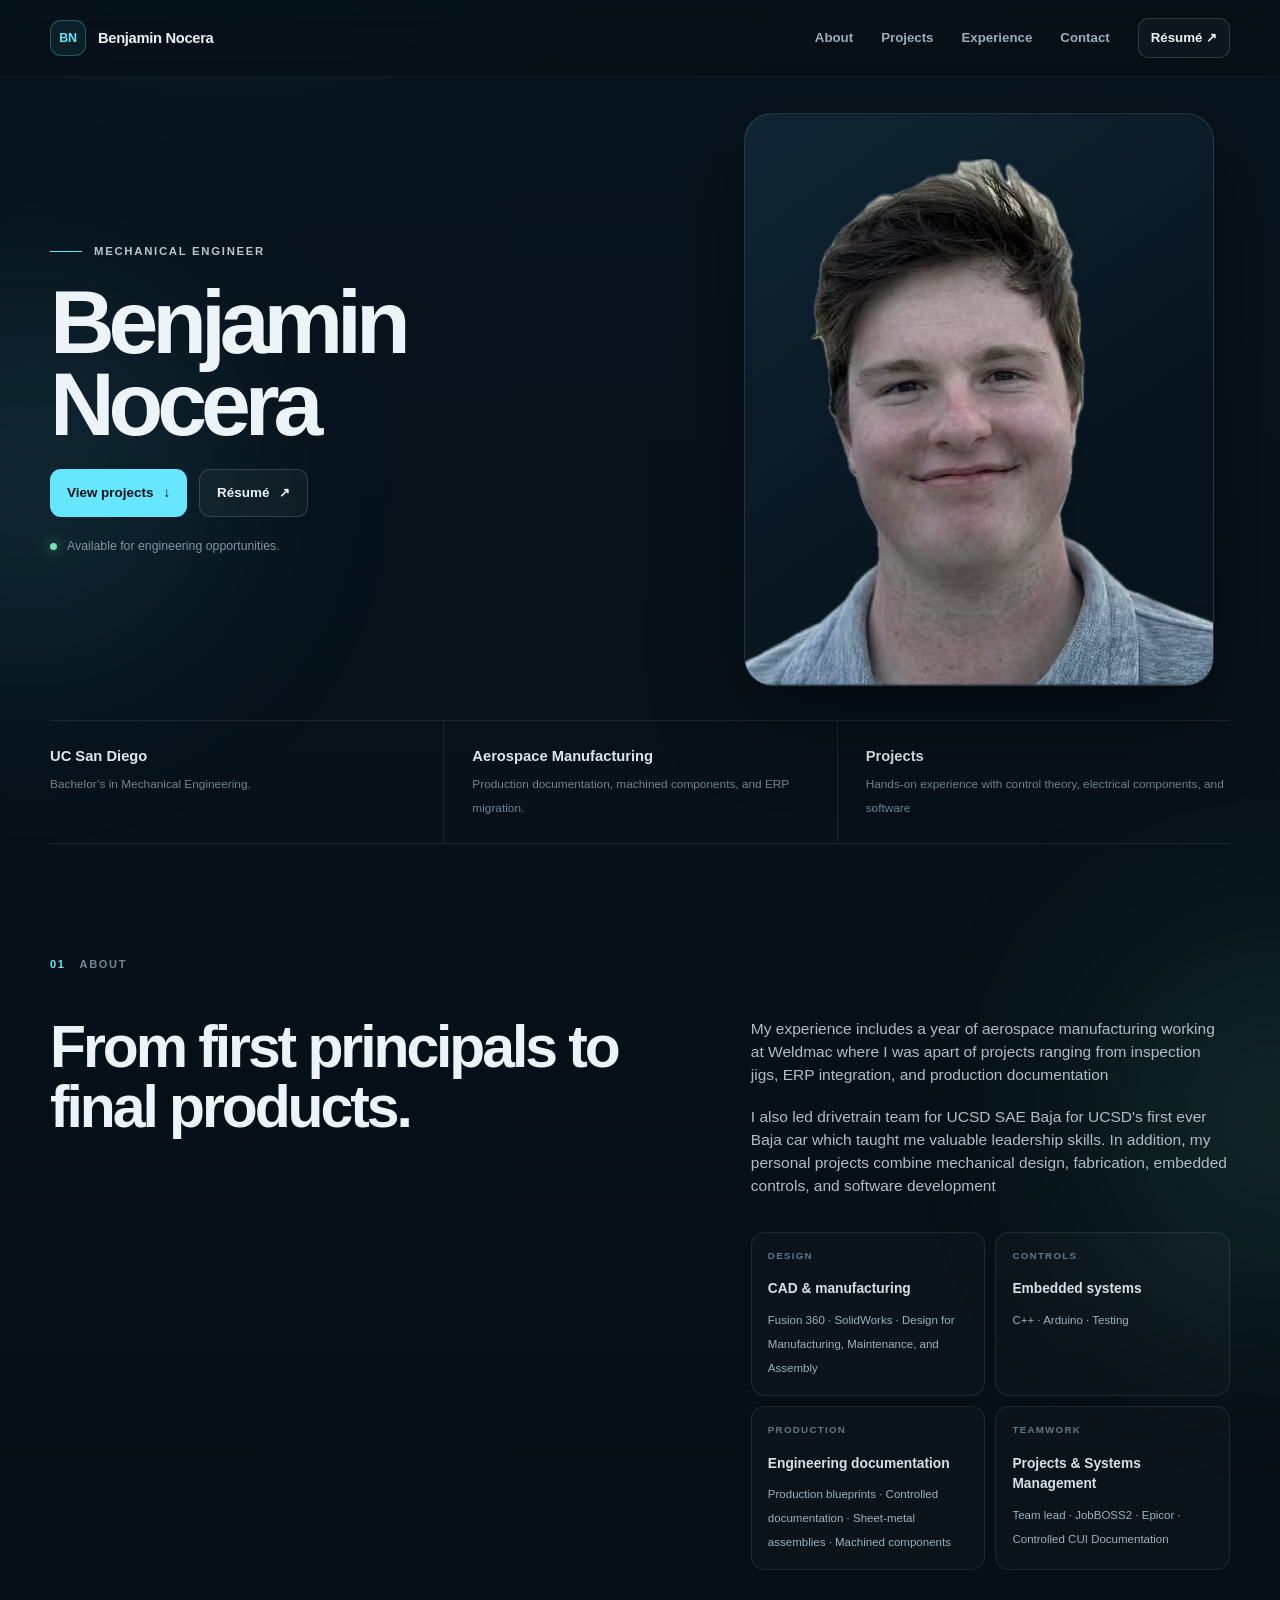
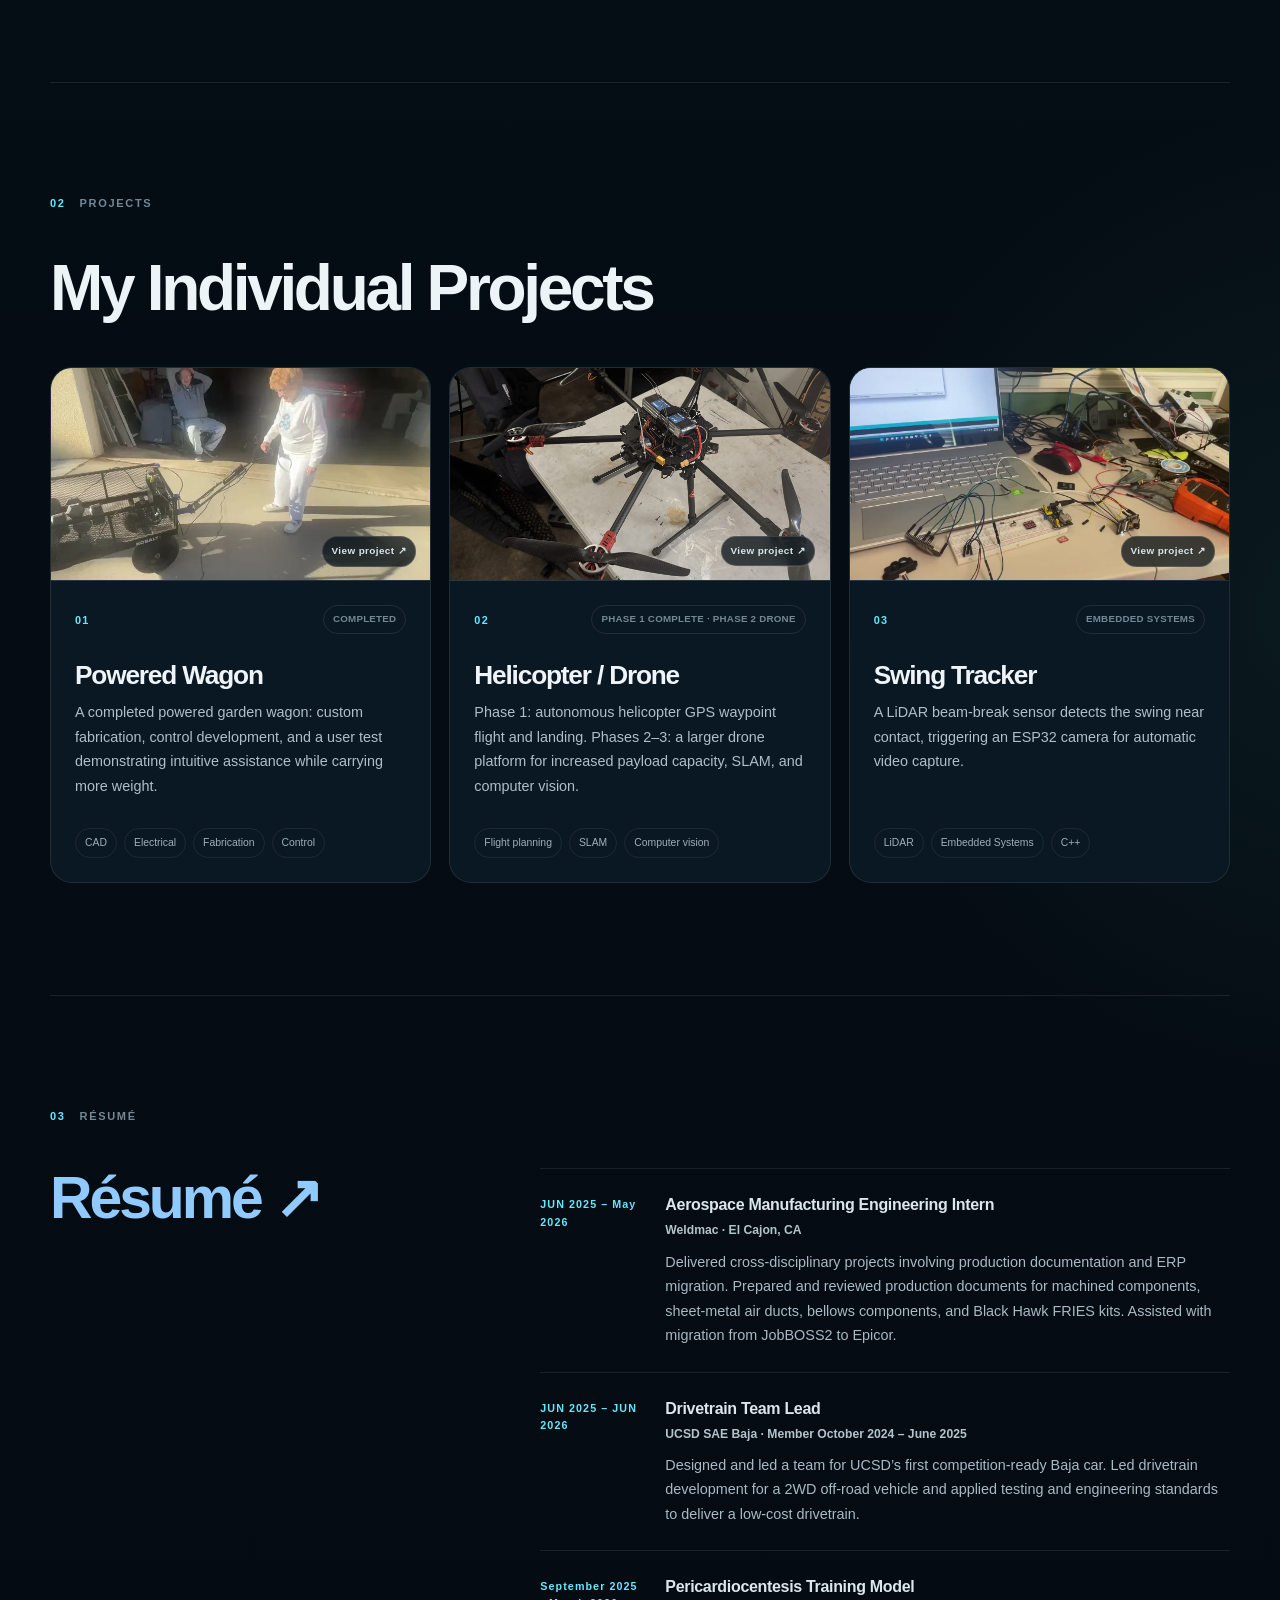
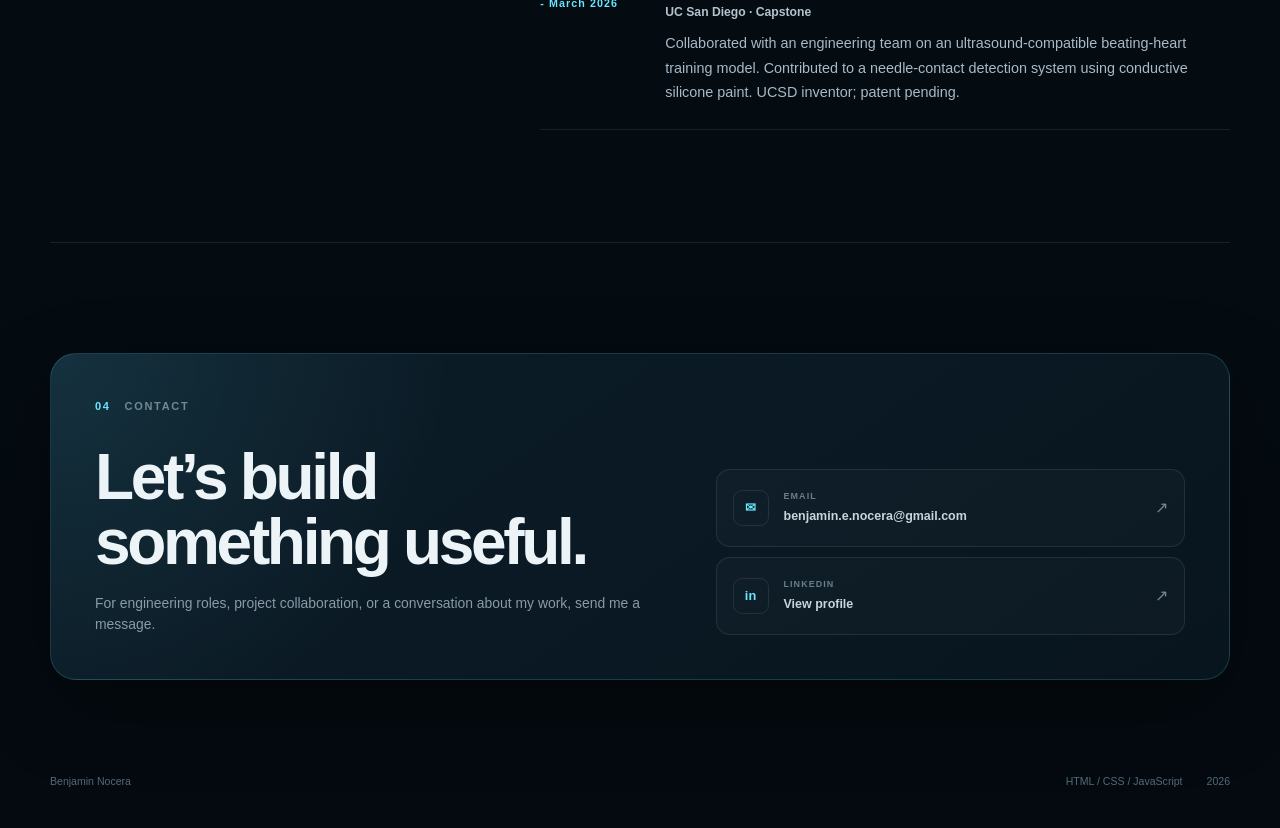
<file: index.html>
<!DOCTYPE html>

<html lang="en">
<head>
<meta charset="utf-8"/>
<meta content="width=device-width, initial-scale=1" name="viewport"/>
<meta content="Benjamin Nocera — engineering and project portfolio" name="description"/>
<title>Benjamin Nocera — Portfolio</title>
<link href="styles.css" rel="stylesheet"/>
<link href="portfolio-layout.css" rel="stylesheet"/>
<link href="asset-stories.css" rel="stylesheet"/></head>
<body>
<div aria-hidden="true" class="ambient ambient-one"></div>
<div aria-hidden="true" class="ambient ambient-two"></div>
<header class="nav-wrap">
<nav class="nav shell">
<a aria-label="Back to top" class="wordmark" href="#top">
<span class="wordmark-box">BN</span>
<span class="wordmark-text" data-bind="name">Benjamin Nocera</span>
</a>
<button aria-controls="navLinks" aria-expanded="false" class="nav-toggle" id="navToggle">
<span></span><span></span>
<span class="sr-only">Menu</span>
</button>
<div class="nav-links" id="navLinks">
<a href="#about">About</a>
<a href="#work">Projects</a>
<a href="#experience">Experience</a>
<a href="#contact">Contact</a>
<a class="nav-resume" href="resume.html" id="resumeNav">Résumé ↗</a>
</div>
</nav>
</header>
<main id="top">
<section class="hero shell">
<div class="hero-copy reveal">
<div class="hero-kicker">
<span class="kicker-line"></span>
<span data-bind="hero.kicker">ENGINEERING + DESIGN + SOFTWARE</span>
</div>
<h1>
<span data-bind="name">Benjamin Nocera</span>

</h1>
<div class="hero-actions">
<a class="btn btn-primary" href="#work">View projects <span>↓</span></a>
<a class="btn btn-ghost" href="resume.html" id="resumeHero">Résumé <span>↗</span></a>
</div>
<div class="hero-foot">
<span class="status-dot"></span>
<span data-bind="hero.status">Available for engineering opportunities.</span>
</div>
</div>
<div class="hero-art reveal">
<div class="portrait-frame">
<img alt="Portrait of Benjamin Nocera" class="portrait" fetchpriority="high" height="642" src="assets/portrait.png" width="600"/>
</div>
</div>
</section>
<section aria-label="Portfolio highlights" class="quick-facts shell reveal" id="quickFacts"></section>
<section class="section shell" id="about">
<div class="section-label reveal"><span>01</span><span>ABOUT</span></div>
<div class="about-layout">
<div class="about-heading reveal">
<h2 data-bind="about.heading">I care about how things work, how they are built, and how they can be better.</h2>
</div>
<div class="about-body reveal">
<div id="aboutParagraphs"></div>
<div class="capability-grid" id="capabilityGrid"></div>
</div>
</div>
</section>
<section class="section shell" id="work">
<div class="section-label reveal"><span>02</span><span>PROJECTS</span></div>
<div class="work-heading reveal">
<h2 data-site-edit="home.projects.heading">My Individual Projects</h2>
</div>
<div class="project-grid" id="projectGrid"></div>
</section>
<section class="section shell" id="experience">
<div class="section-label reveal"><span>03</span><span>RÉSUMÉ</span></div>
<div class="experience-layout">
<div class="experience-heading reveal">
<h2><a aria-label="Open the resume" class="resume-cta" href="resume.html">Résumé ↗</a></h2>

</div>
<div class="timeline" id="timeline"></div>
</div>
</section>
<section class="contact shell reveal" id="contact">
<div class="contact-copy">
<div class="section-label contact-label"><span>04</span><span>CONTACT</span></div>
<h2 data-bind="contact.heading">Let’s build something useful.</h2>
<p data-bind="contact.body">If you want to talk about a role, a project, or an interesting problem, send me a message.</p>
</div>
<div class="contact-links">
<a class="contact-card" href="mailto:benjamin.e.nocera@gmail.com" id="emailLink">
<span class="contact-icon">✉</span>
<span><small>EMAIL</small><strong data-bind="links.email">benjamin.e.nocera@gmail.com</strong></span>
<span class="contact-arrow">↗</span>
</a>
<a class="contact-card" href="#" id="linkedinLink" rel="noopener noreferrer" target="_blank">
<span class="contact-icon">in</span>
<span><small>LINKEDIN</small><strong>View profile</strong></span>
<span class="contact-arrow">↗</span>
</a>
</div>
</section>
</main>
<footer class="footer shell">
<span data-bind="name">Benjamin Nocera</span>
<span>HTML / CSS / JavaScript</span>
<span id="footerYear"></span>
</footer>
<script src="content.js"></script>
<script src="app.js"></script>
</body>
</html>
</file>
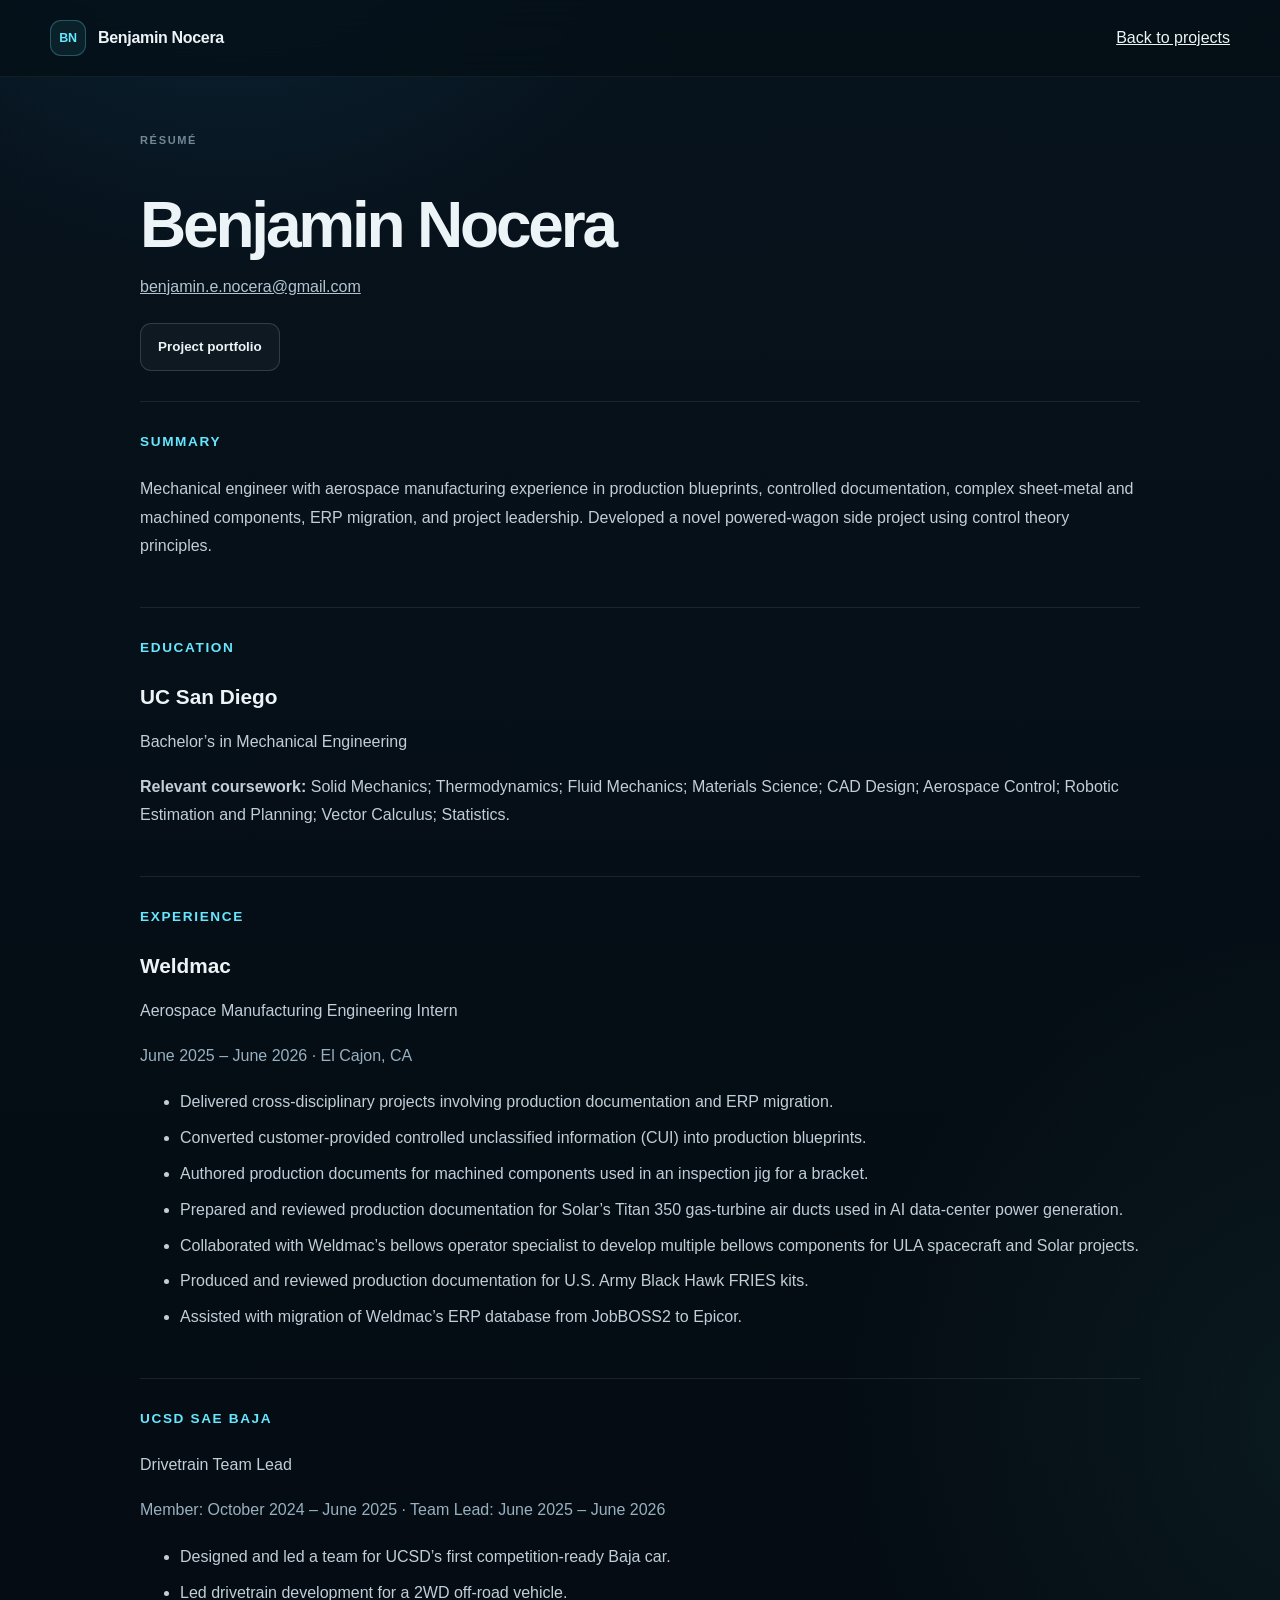
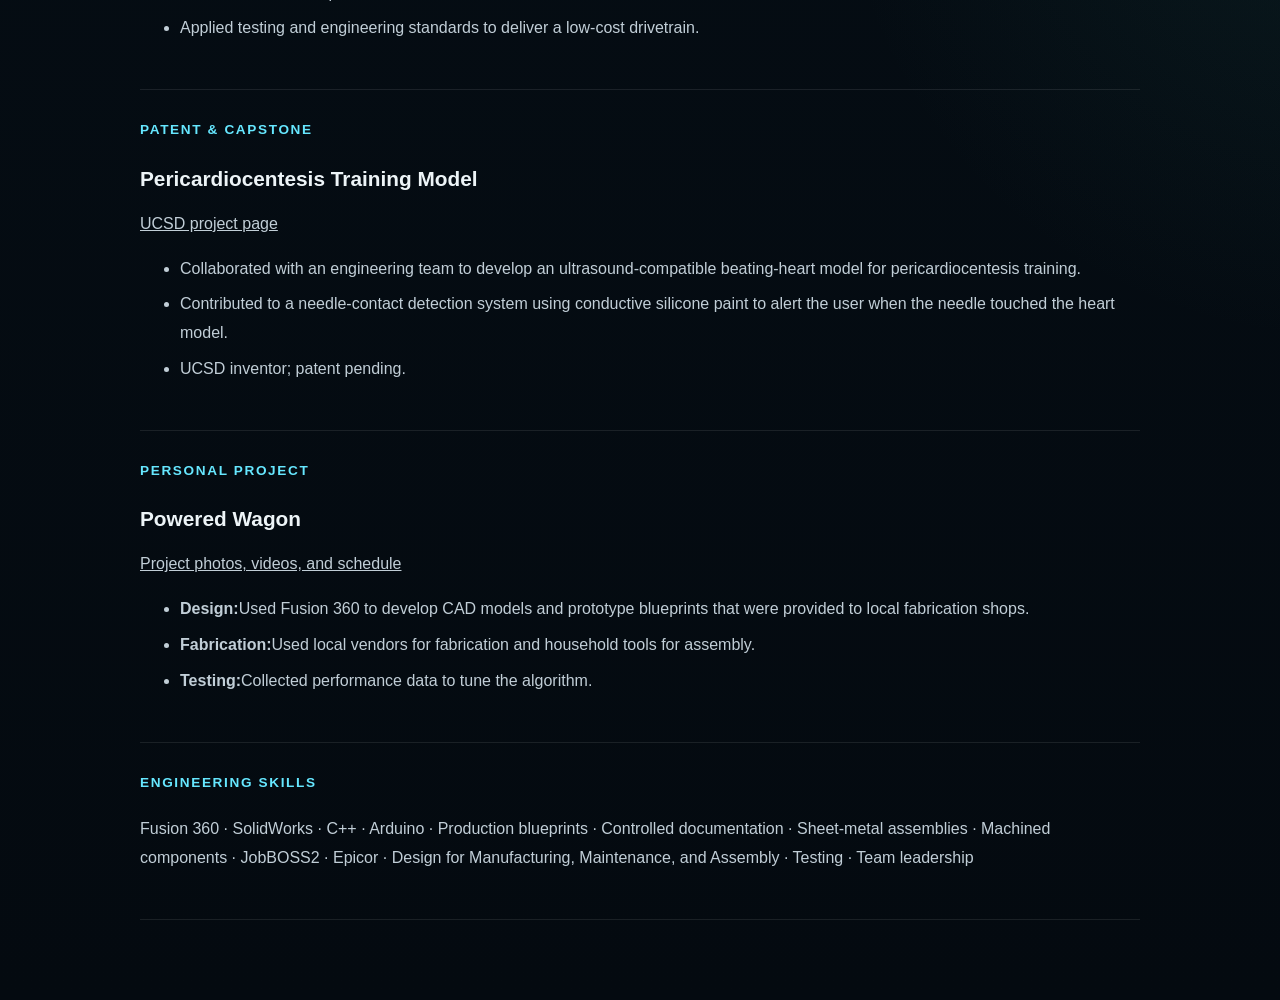
<file: resume.html>
<!doctype html>
<html lang="en">
<head>
<meta charset="utf-8">
<meta name="viewport" content="width=device-width,initial-scale=1">
<meta name="description" content="Benjamin Nocera — mechanical engineering resume">
<title>Résumé — Benjamin Nocera</title>
<link rel="stylesheet" href="styles.css">
<link rel="stylesheet" href="portfolio-layout.css">
</head>
<body>
<header class="nav-wrap"><nav class="nav shell" aria-label="Main navigation"><a class="wordmark" href="index.html"><span class="wordmark-box">BN</span><span>Benjamin Nocera</span></a><a href="index.html#work">Back to projects</a></nav></header>
<main class="shell resume-main">
<header class="resume-header">
<p class="section-label" data-site-edit="resume.text.001">RÉSUMÉ</p>
<h1>Benjamin Nocera</h1>
<p class="resume-contact"><a href="mailto:benjamin.e.nocera@gmail.com">benjamin.e.nocera@gmail.com</a></p>
<div class="resume-actions"><a class="btn btn-ghost" href="index.html#work">Project portfolio</a></div>
</header>
<section class="resume-section" aria-labelledby="summary"><h2 id="summary">Summary</h2><p data-site-edit="resume.text.002">Mechanical engineer with aerospace manufacturing experience in production blueprints, controlled documentation, complex sheet-metal and machined components, ERP migration, and project leadership. Developed a novel powered-wagon side project using control theory principles.</p></section>
<section class="resume-section" aria-labelledby="education"><h2 id="education">Education</h2><h3 data-site-edit="resume.text.003">UC San Diego</h3><p data-site-edit="resume.text.004">Bachelor’s in Mechanical Engineering</p><p><strong>Relevant coursework:</strong> Solid Mechanics; Thermodynamics; Fluid Mechanics; Materials Science; CAD Design; Aerospace Control; Robotic Estimation and Planning; Vector Calculus; Statistics.</p></section>
<section class="resume-section" aria-labelledby="experience"><h2 id="experience">Experience</h2><h3 data-site-edit="resume.text.005">Weldmac</h3><p data-site-edit="resume.text.006">Aerospace Manufacturing Engineering Intern</p><p class="resume-meta" data-site-edit="resume.text.007">June 2025 – June 2026 · El Cajon, CA</p><ul>
<li data-site-edit="resume.text.008">Delivered cross-disciplinary projects involving production documentation and ERP migration.</li>
<li data-site-edit="resume.text.009">Converted customer-provided controlled unclassified information (CUI) into production blueprints.</li>
<li data-site-edit="resume.text.010">Authored production documents for machined components used in an inspection jig for a bracket.</li>
<li data-site-edit="resume.text.011">Prepared and reviewed production documentation for Solar’s Titan 350 gas-turbine air ducts used in AI data-center power generation.</li>
<li data-site-edit="resume.text.012">Collaborated with Weldmac’s bellows operator specialist to develop multiple bellows components for ULA spacecraft and Solar projects.</li>
<li data-site-edit="resume.text.013">Produced and reviewed production documentation for U.S. Army Black Hawk FRIES kits.</li>
<li data-site-edit="resume.text.014">Assisted with migration of Weldmac’s ERP database from JobBOSS2 to Epicor.</li>
</ul></section>
<section class="resume-section" aria-labelledby="sae-baja"><h2 id="sae-baja" data-site-edit="resume.text.015">UCSD SAE Baja</h2><p data-site-edit="resume.text.016">Drivetrain Team Lead</p><p class="resume-meta" data-site-edit="resume.text.017">Member: October 2024 – June 2025 · Team Lead: June 2025 – June 2026</p><ul>
<li data-site-edit="resume.text.018">Designed and led a team for UCSD’s first competition-ready Baja car.</li>
<li data-site-edit="resume.text.019">Led drivetrain development for a 2WD off-road vehicle.</li>
<li data-site-edit="resume.text.020">Applied testing and engineering standards to deliver a low-cost drivetrain.</li>
</ul></section>
<section class="resume-section" aria-labelledby="capstone"><h2 id="capstone">Patent &amp; Capstone</h2><h3 data-site-edit="resume.text.021">Pericardiocentesis Training Model</h3><p><a href="https://mae156b.ucsd.edu/projects/2025-2026/winter" target="_blank" rel="noopener noreferrer">UCSD project page</a></p><ul>
<li data-site-edit="resume.text.022">Collaborated with an engineering team to develop an ultrasound-compatible beating-heart model for pericardiocentesis training.</li>
<li data-site-edit="resume.text.023">Contributed to a needle-contact detection system using conductive silicone paint to alert the user when the needle touched the heart model.</li>
<li data-site-edit="resume.text.024">UCSD inventor; patent pending.</li>
</ul></section>
<section class="resume-section" aria-labelledby="personal-project"><h2 id="personal-project">Personal Project</h2><h3 data-site-edit="resume.text.025">Powered Wagon</h3><p><a href="projects/wagon.html#schedule">Project photos, videos, and schedule</a></p><ul>
<li><strong>Design:</strong><span data-site-edit="resume.text.028">Used Fusion 360 to develop CAD models and prototype blueprints that were provided to local fabrication shops.</span></li>
<li><strong>Fabrication:</strong><span data-site-edit="resume.text.029">Used local vendors for fabrication and household tools for assembly.</span></li>
<li><strong>Testing:</strong><span data-site-edit="resume.text.030">Collected performance data to tune the algorithm.</span></li>
</ul></section>
<section class="resume-section" aria-labelledby="skills"><h2 id="skills">Engineering Skills</h2><p data-site-edit="resume.text.026">Fusion 360 · SolidWorks · C++ · Arduino · Production blueprints · Controlled documentation · Sheet-metal assemblies · Machined components · JobBOSS2 · Epicor · Design for Manufacturing, Maintenance, and Assembly · Testing · Team leadership</p></section>

</main>
</body>
</html>
</file>
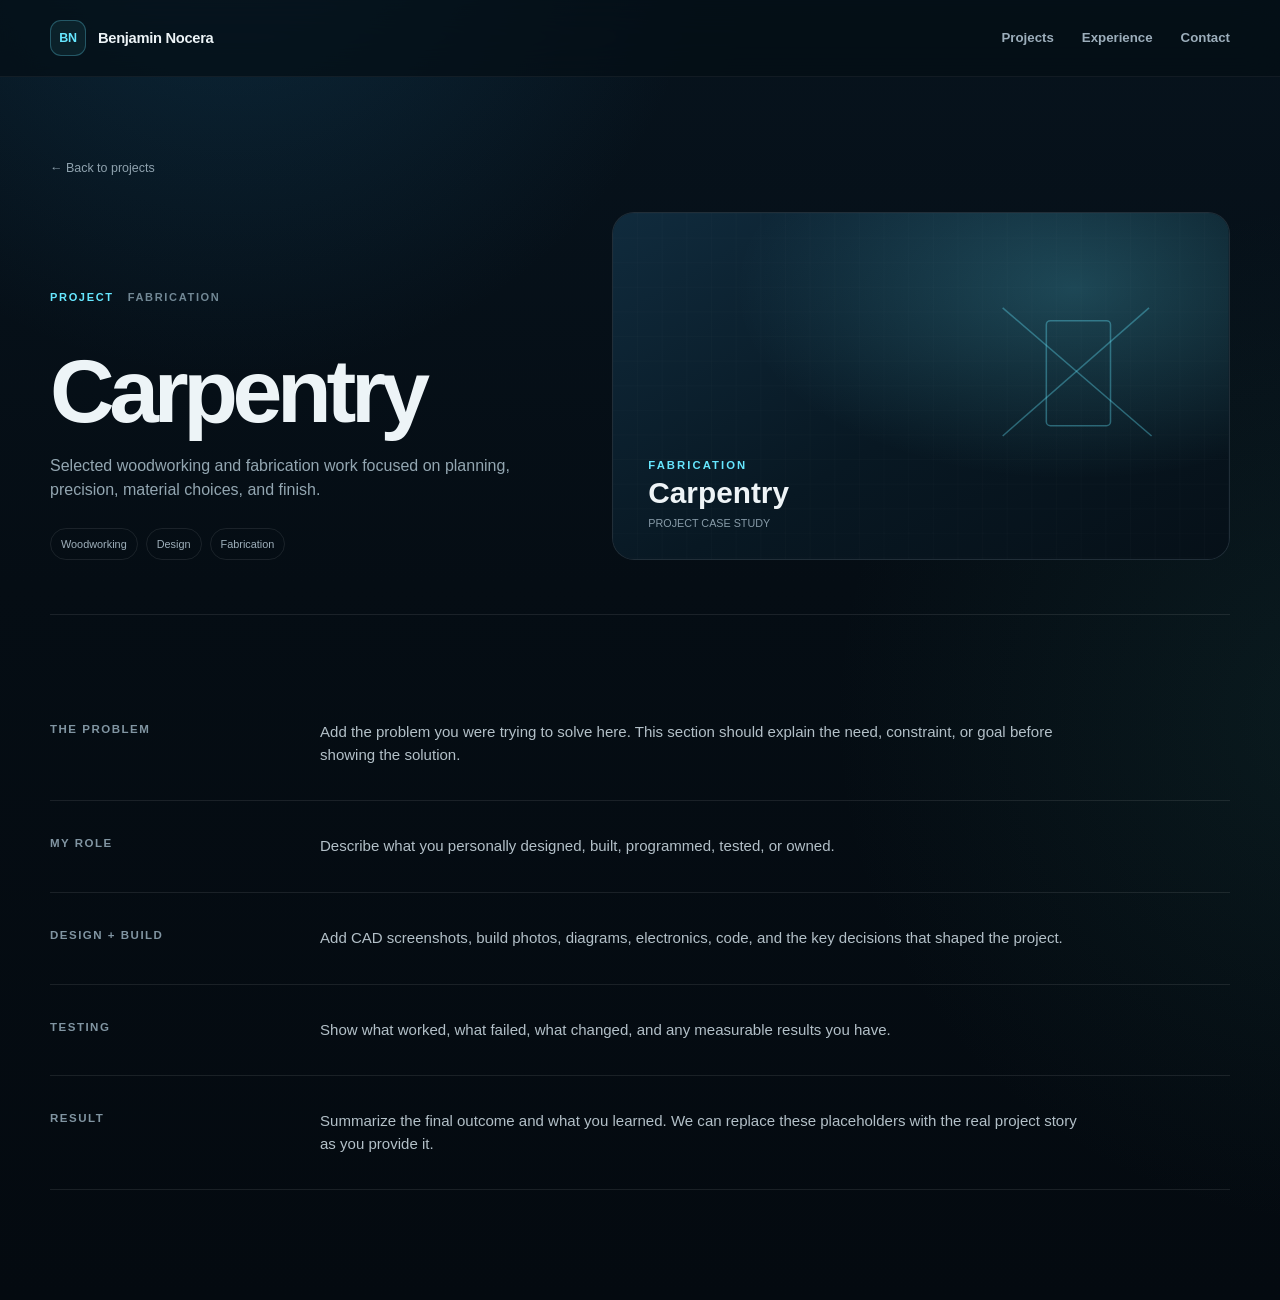
<file: projects/carpentry.html>
<!doctype html>
<html lang="en">
<head>
  <meta charset="utf-8">
  <meta name="viewport" content="width=device-width, initial-scale=1">
  <title>Carpentry — Benjamin Nocera</title>
  <link rel="stylesheet" href="../styles.css">
</head>
<body class="project-page">
  <header class="nav-wrap">
    <nav class="nav shell">
      <a class="wordmark" href="../index.html">
        <span class="wordmark-box">BN</span>
        <span class="wordmark-text">Benjamin Nocera</span>
      </a>
      <div class="nav-links">
        <a href="../index.html#work">Projects</a>
        <a href="../index.html#experience">Experience</a>
        <a href="../index.html#contact">Contact</a>
      </div>
    </nav>
  </header>

  <main>
    <section class="project-hero shell">
      <a class="project-back" href="../index.html#work">← Back to projects</a>
      <div class="project-hero-grid">
        <div>
          <div class="section-label"><span>PROJECT</span><span>FABRICATION</span></div>
          <h1>Carpentry</h1>
          <p>Selected woodworking and fabrication work focused on planning, precision, material choices, and finish.</p>
          <div class="project-meta"><span>Woodworking</span><span>Design</span><span>Fabrication</span></div>
        </div>
        <div class="project-cover">
          <img src="../assets/thumb-carpentry.svg" alt="Carpentry project thumbnail">
        </div>
      </div>
    </section>

    <section class="case-study shell">
      <div class="case-grid">
        <h2>THE PROBLEM</h2>
        <p>Add the problem you were trying to solve here. This section should explain the need, constraint, or goal before showing the solution.</p>
      </div>
      <div class="case-grid">
        <h2>MY ROLE</h2>
        <p>Describe what you personally designed, built, programmed, tested, or owned.</p>
      </div>
      <div class="case-grid">
        <h2>DESIGN + BUILD</h2>
        <p>Add CAD screenshots, build photos, diagrams, electronics, code, and the key decisions that shaped the project.</p>
      </div>
      <div class="case-grid">
        <h2>TESTING</h2>
        <p>Show what worked, what failed, what changed, and any measurable results you have.</p>
      </div>
      <div class="case-grid">
        <h2>RESULT</h2>
        <p>Summarize the final outcome and what you learned. We can replace these placeholders with the real project story as you provide it.</p>
      </div>
    </section>
  </main>
</body>
</html>
</file>
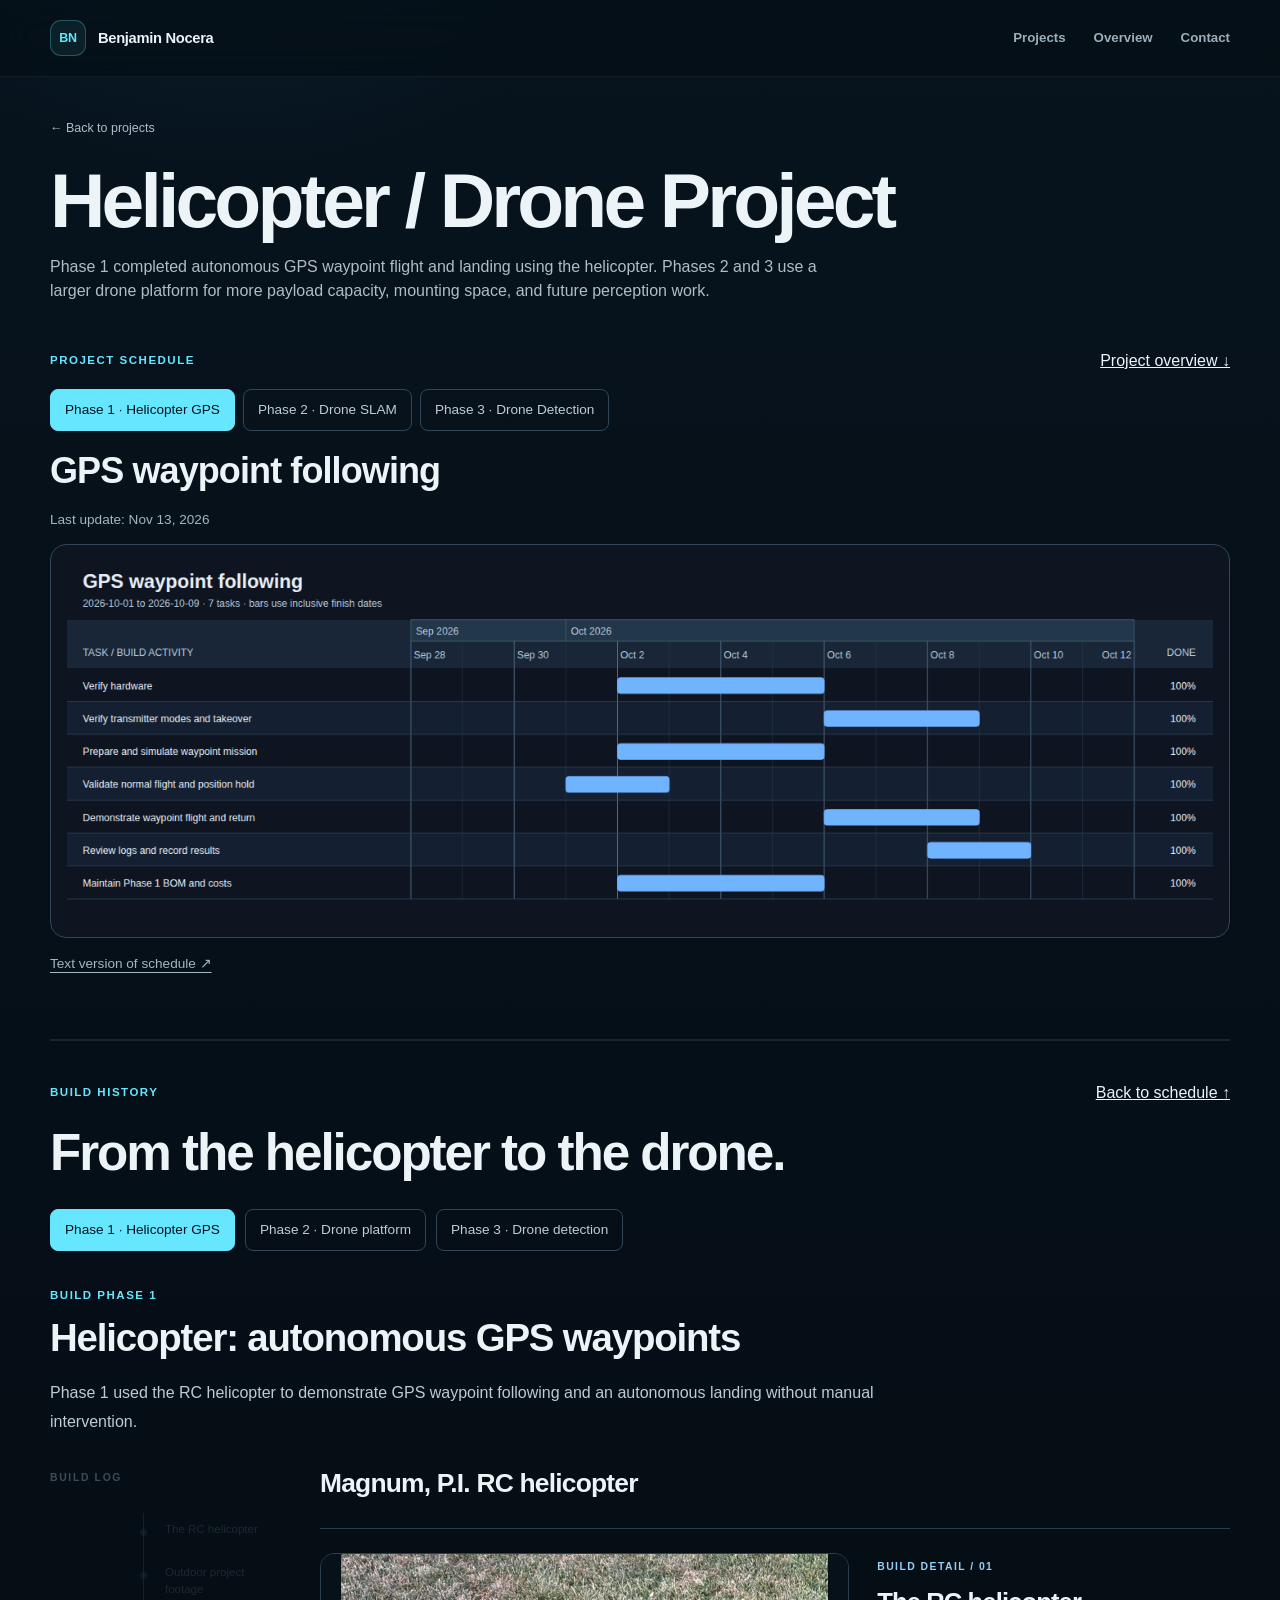
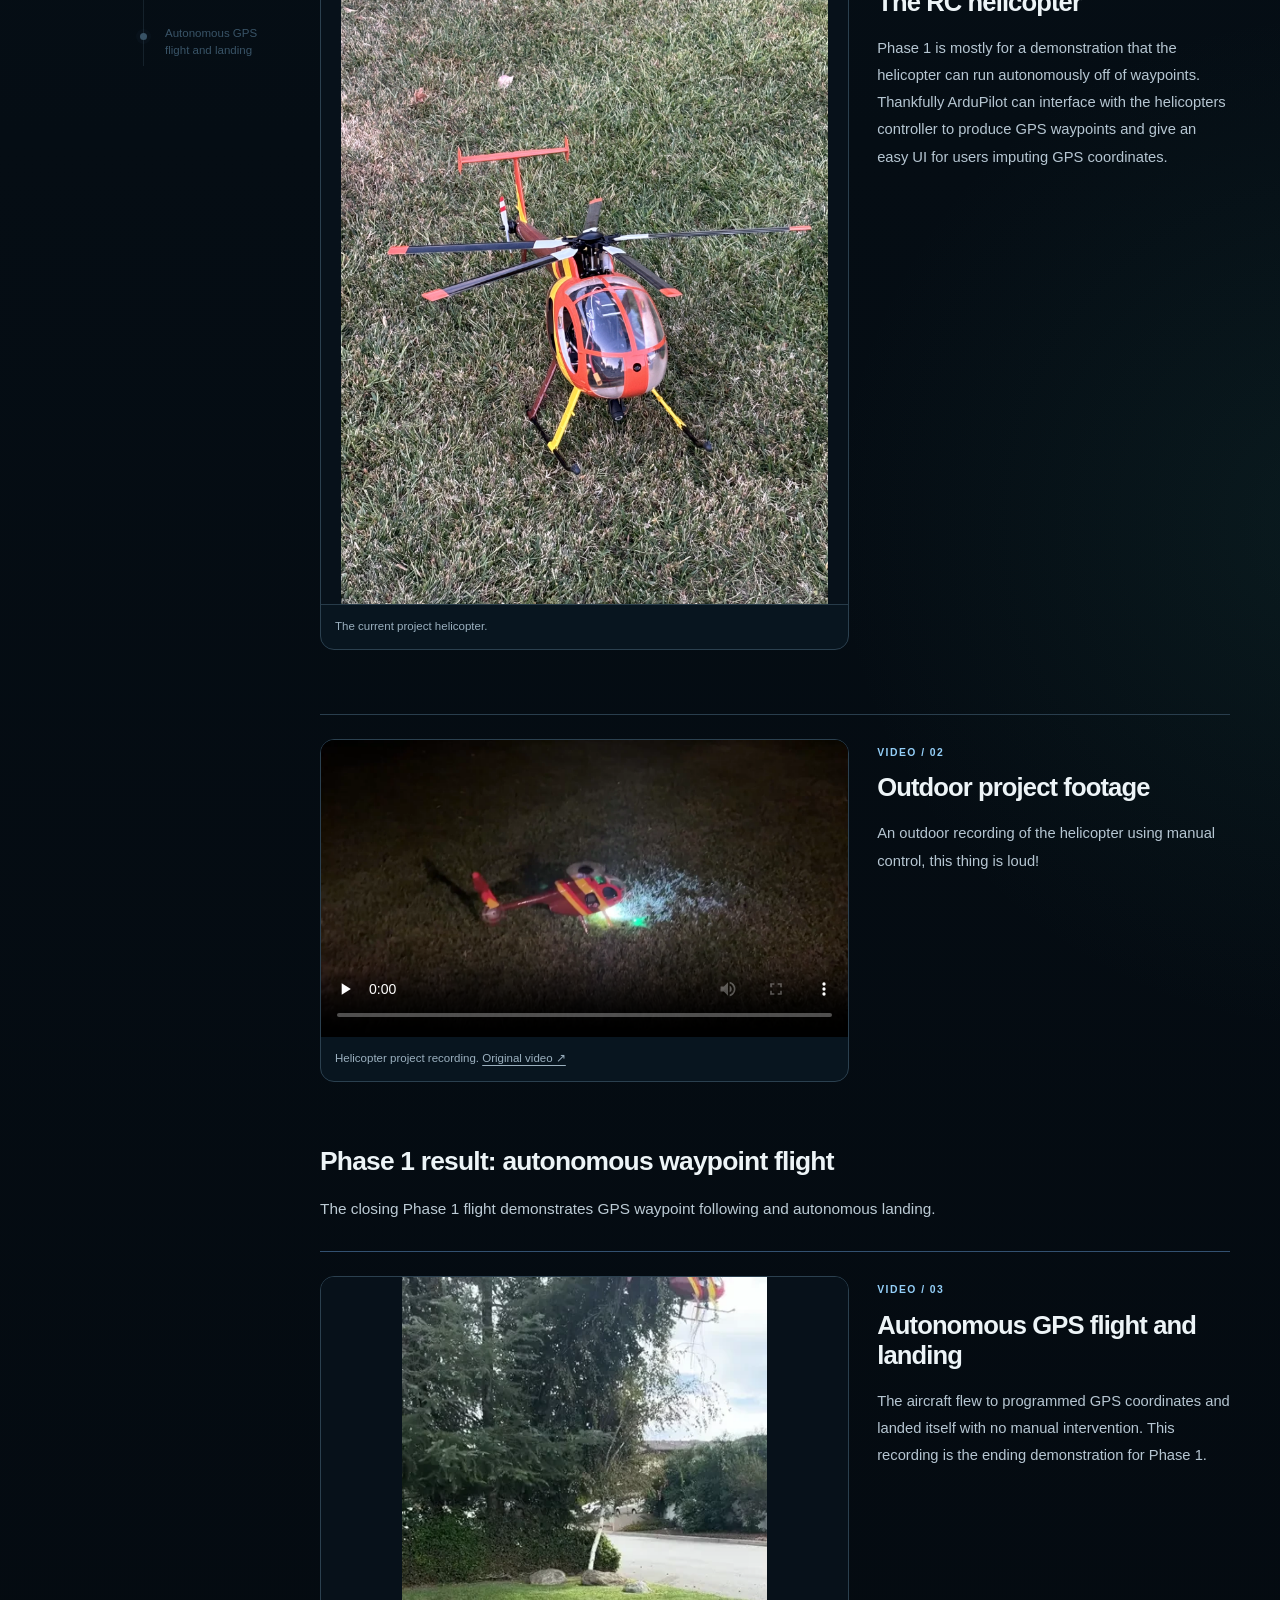
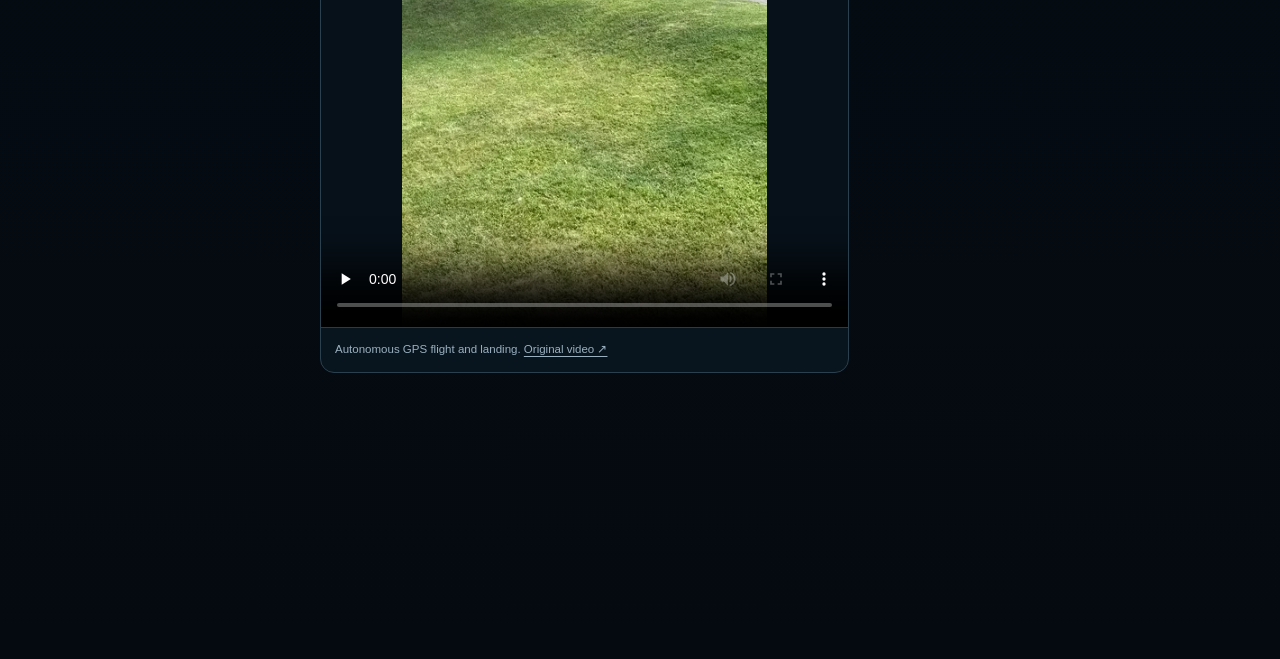
<file: projects/drone.html>
<!DOCTYPE html>

<html lang="en">
<head>
<meta charset="utf-8"/>
<meta content="width=device-width, initial-scale=1" name="viewport"/>
<meta content="Drone project: exported schedules for GPS waypoint following, obstacle avoidance and SLAM, and real-time object detection." name="description"/>
<title>Helicopter / Drone Project — Benjamin Nocera</title>
<link href="../styles.css" rel="stylesheet"/>
<link href="../project-updates.css" rel="stylesheet"/>
<link href="../asset-stories.css" rel="stylesheet"/><link rel="stylesheet" href="../portfolio-layout.css"></head>
<body class="project-page">
<header class="nav-wrap"><nav aria-label="Main navigation" class="nav shell">
<a class="wordmark" href="../index.html"><span class="wordmark-box">BN</span><span class="wordmark-text">Benjamin Nocera</span></a>
<div class="nav-links"><a href="../index.html#work">Projects</a><a href="#overview">Overview</a><a href="../index.html#contact">Contact</a></div>
</nav></header>
<main>
<header class="project-header shell">
<a class="project-back" href="../index.html#work">← Back to projects</a>
<h1>Helicopter / Drone Project</h1>
<p data-site-edit="helicopter.header.intro">Phase 1 completed autonomous GPS waypoint flight and landing using the helicopter. Phases 2 and 3 use a larger drone platform for more payload capacity, mounting space, and future perception work.</p>
</header>
<section aria-labelledby="schedule-title" class="schedule-panel shell" data-schedule="helicopter-phase-1" id="schedule">
<div class="schedule-topline"><span class="schedule-label">PROJECT SCHEDULE</span><a href="#overview">Project overview ↓</a></div>
<div aria-label="Choose a schedule phase" class="phase-selector" role="group">
<button aria-pressed="true" data-schedule-target="helicopter-phase-1" type="button">Phase 1 · Helicopter GPS</button>
<button aria-pressed="false" data-schedule-target="helicopter-phase-2" type="button">Phase 2 · Drone SLAM</button>
<button aria-pressed="false" data-schedule-target="helicopter-phase-3" type="button">Phase 3 · Drone Detection</button>
</div>
<h2 data-schedule-title="" id="schedule-title">GPS waypoint following</h2>
<p class="snapshot-status" data-schedule-status="">Snapshots from the exported schedules. Not a live feed.</p>
<button aria-label="Enlarge the selected Drone schedule image" class="schedule-preview" data-open-schedule="" type="button">
<img alt="Read-only Drone Phase 1 schedule" data-schedule-preview="" height="521" src="../assets/schedules/helicopter-phase-1-preview.png" width="1392"/>

</button>
<p class="schedule-help"><a data-schedule-text="" href="../assets/schedules/helicopter-phase-1.txt">Text version of schedule ↗</a></p>
<noscript><p>Full schedule images: <a href="../assets/schedules/helicopter-phase-1.png">Phase 1</a>, <a href="../assets/schedules/helicopter-phase-2.png">Phase 2</a>, <a href="../assets/schedules/helicopter-phase-3.png">Phase 3</a>.</p></noscript>
</section>
<section aria-label="Helicopter and drone project overview" class="case-study shell build-phases" data-build-phases data-phase-project="drone" data-default-phase="1" id="overview">
<div class="schedule-topline"><span class="schedule-label">BUILD HISTORY</span><a href="#schedule">Back to schedule ↑</a></div>
<h2 data-site-edit="drone.build.heading">From the helicopter to the drone.</h2>
<div class="phase-selector build-phase-tabs" role="tablist" aria-label="Drone build phase" data-phase-tabs></div>
<p class="sr-only" aria-live="polite" data-phase-status></p><div data-phase-content></div>
</section>
</main>
<script src="../content.js"></script><script src="../project-media.js"></script><script src="../assets/generated/media-index.js"></script><script src="../project-stories.js"></script><script src="../drone-phases.js"></script><script src="../asset-stories.js"></script><script src="../project-phases.js"></script><script src="../assets/schedules/schedule-data.js"></script><script src="../project-updates.js"></script></body>
</html>
</file>
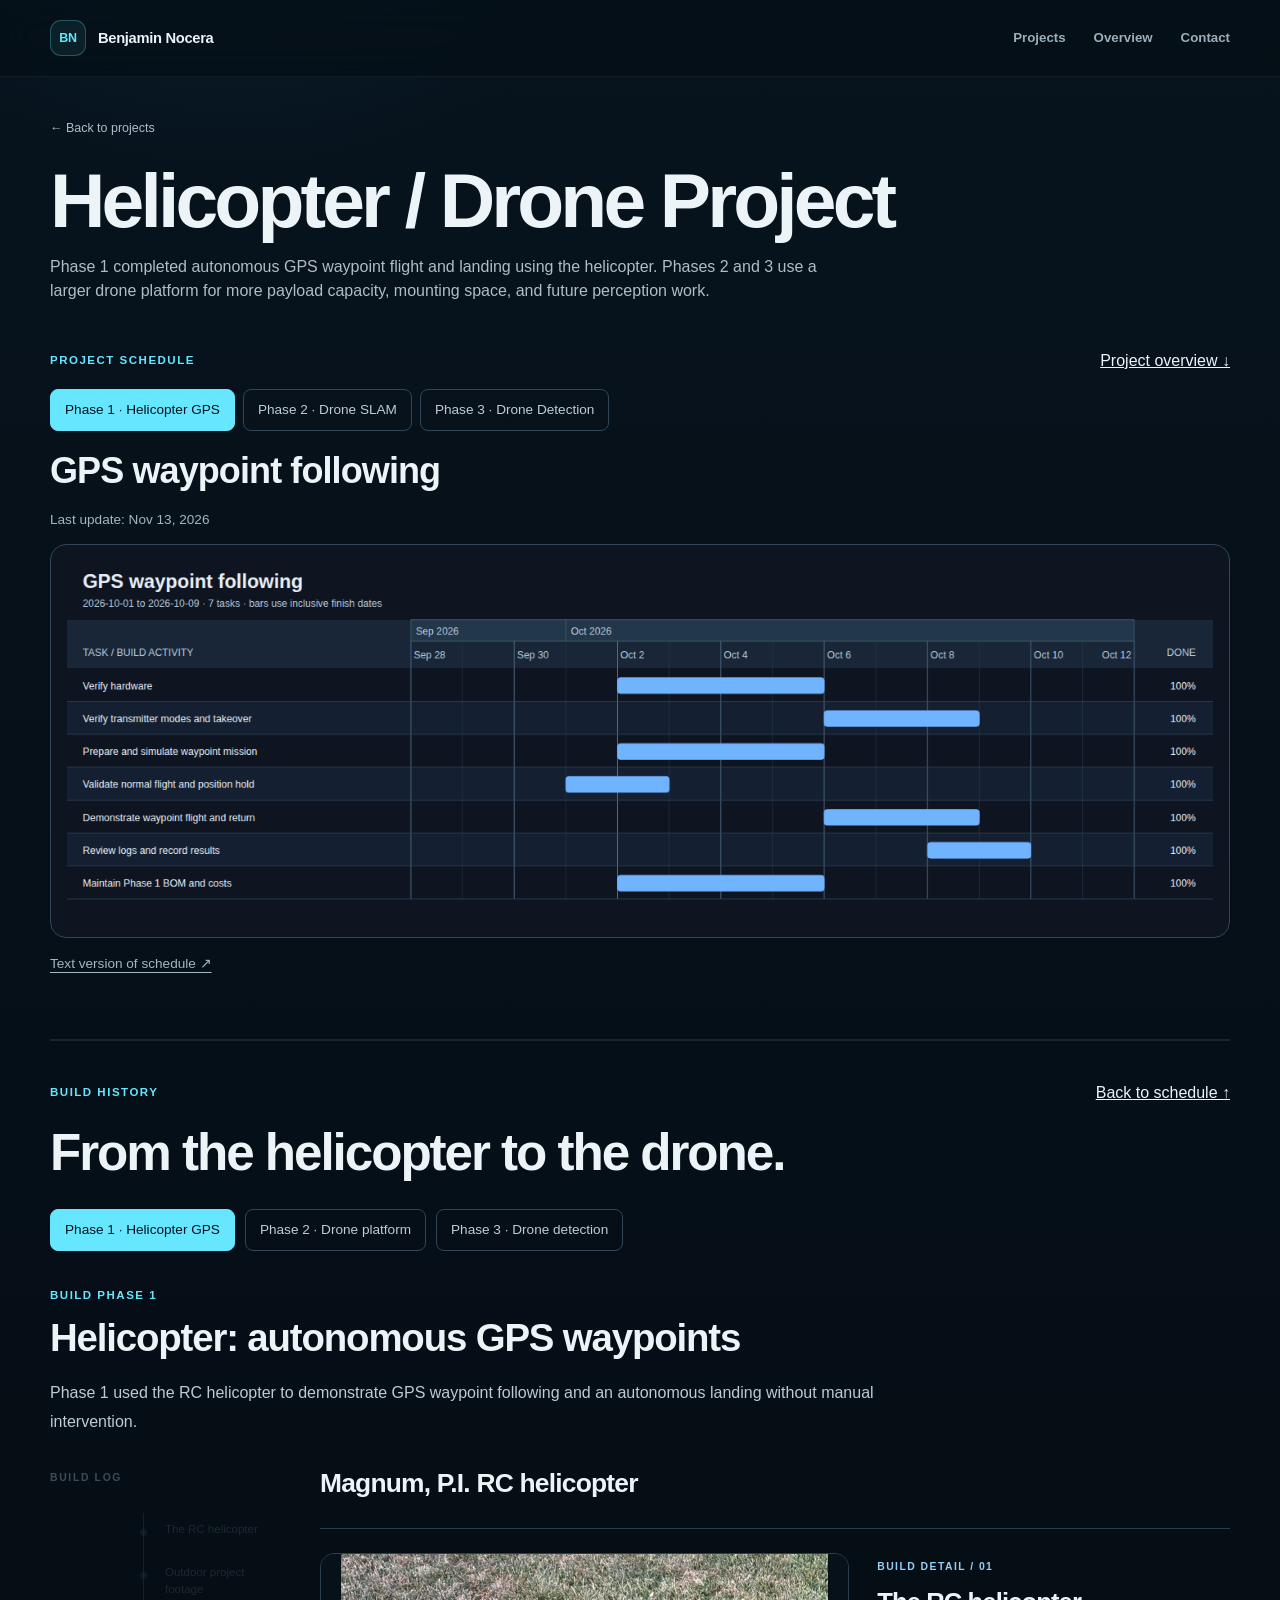
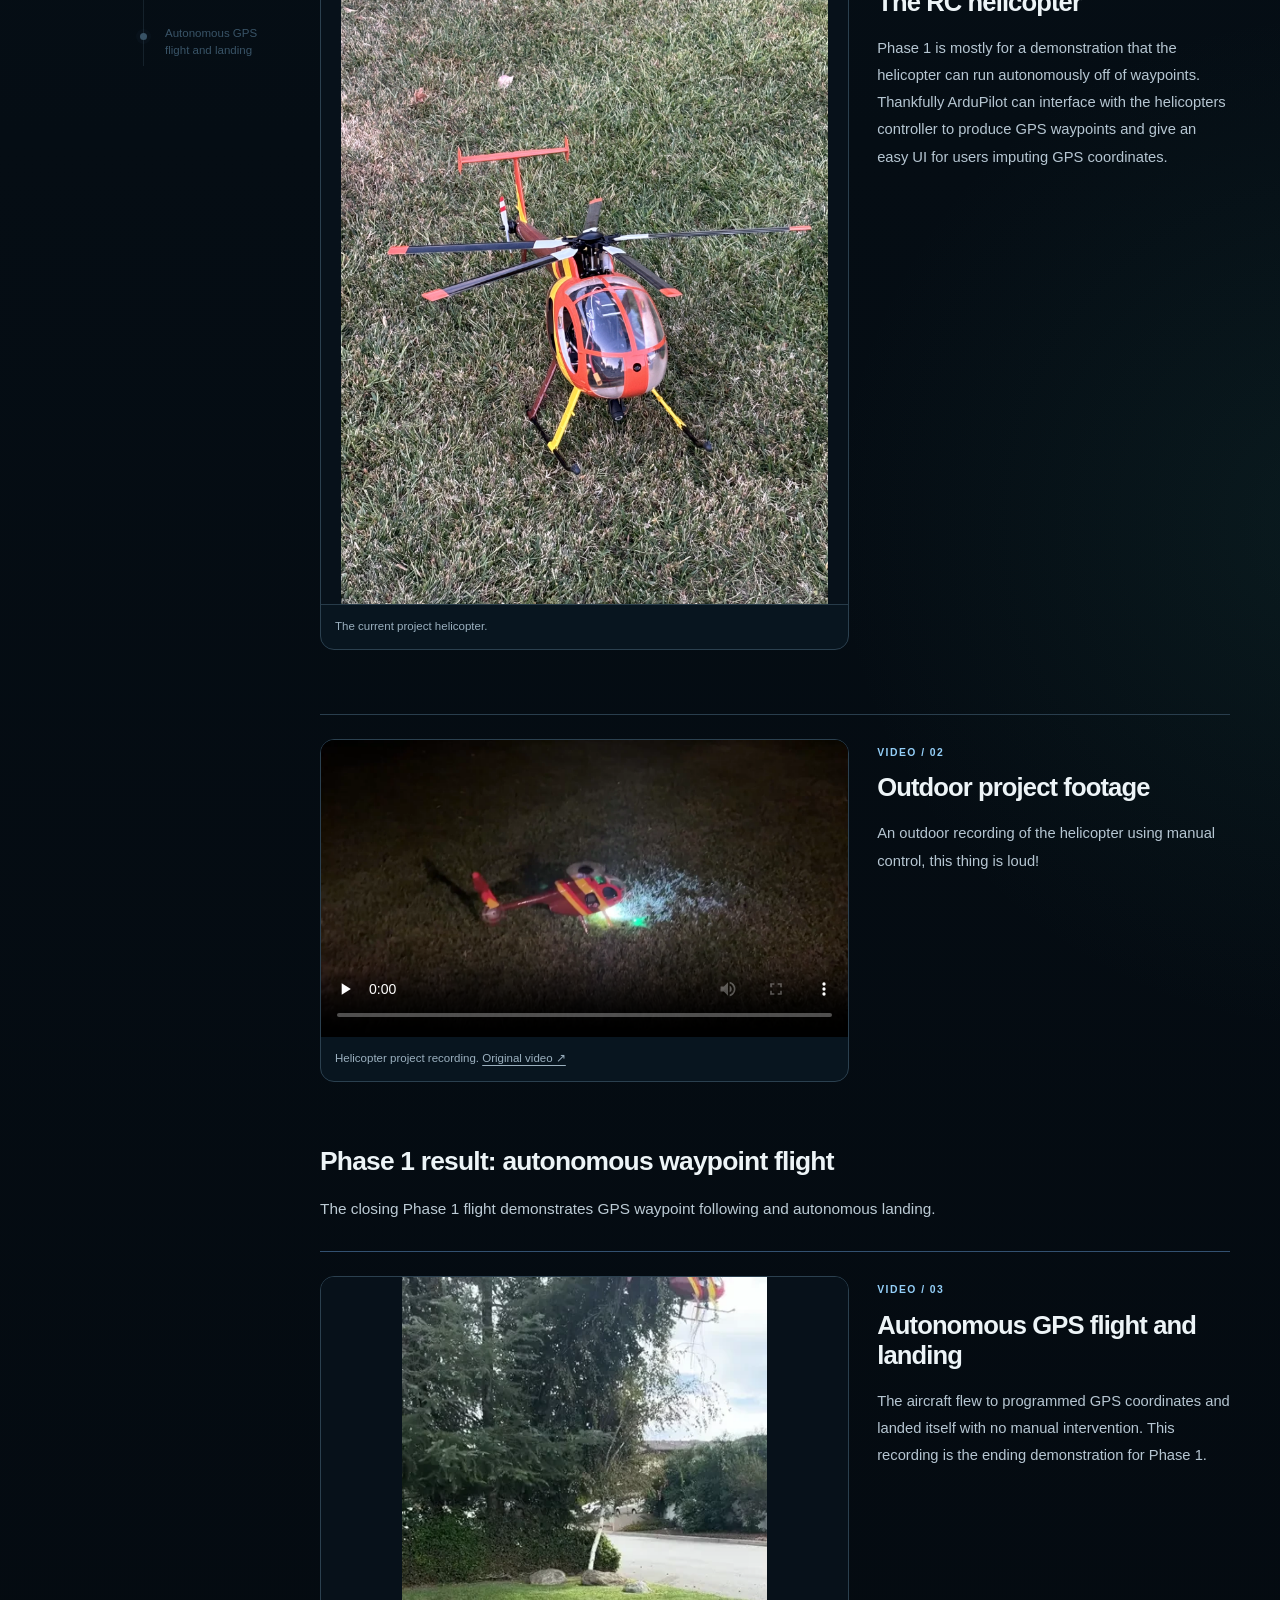
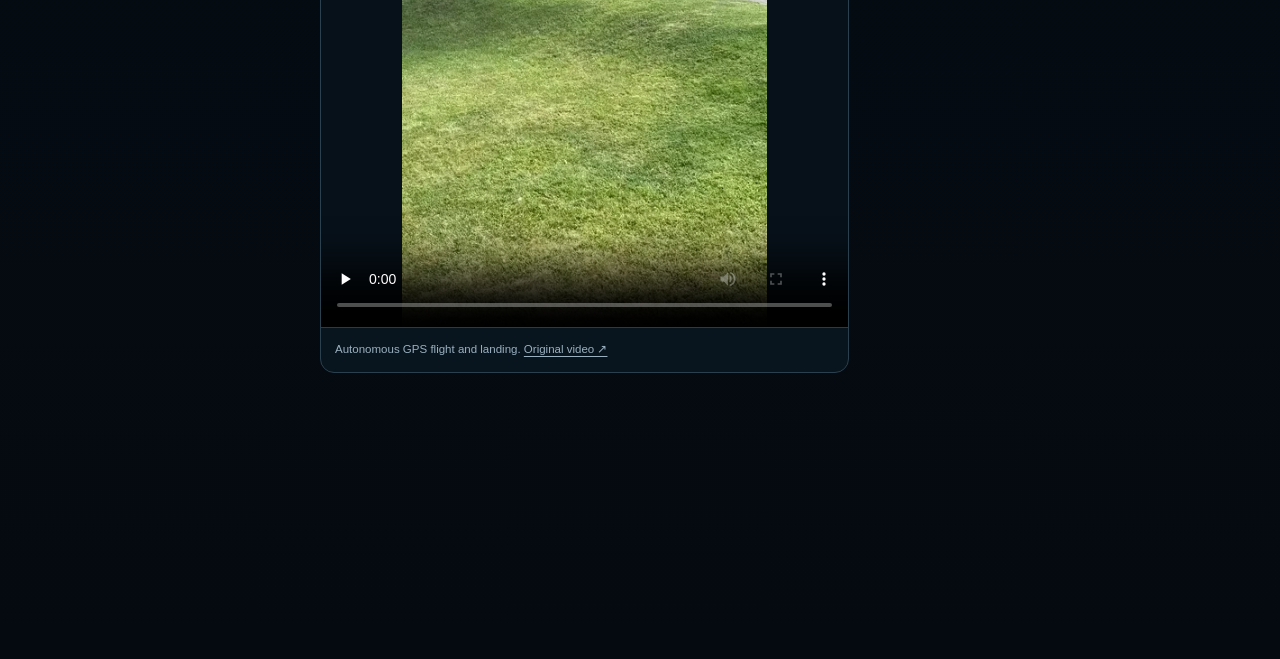
<file: projects/helicopter.html>
<!doctype html><html lang="en"><head><meta charset="utf-8"><meta name="viewport" content="width=device-width,initial-scale=1"><meta http-equiv="refresh" content="0;url=drone.html"><title>Drone Project — Benjamin Nocera</title></head><body><p>This project is now <a href="drone.html">Drone Project</a>.</p><script>location.replace('drone.html'+location.search+location.hash);</script></body></html>
</file>
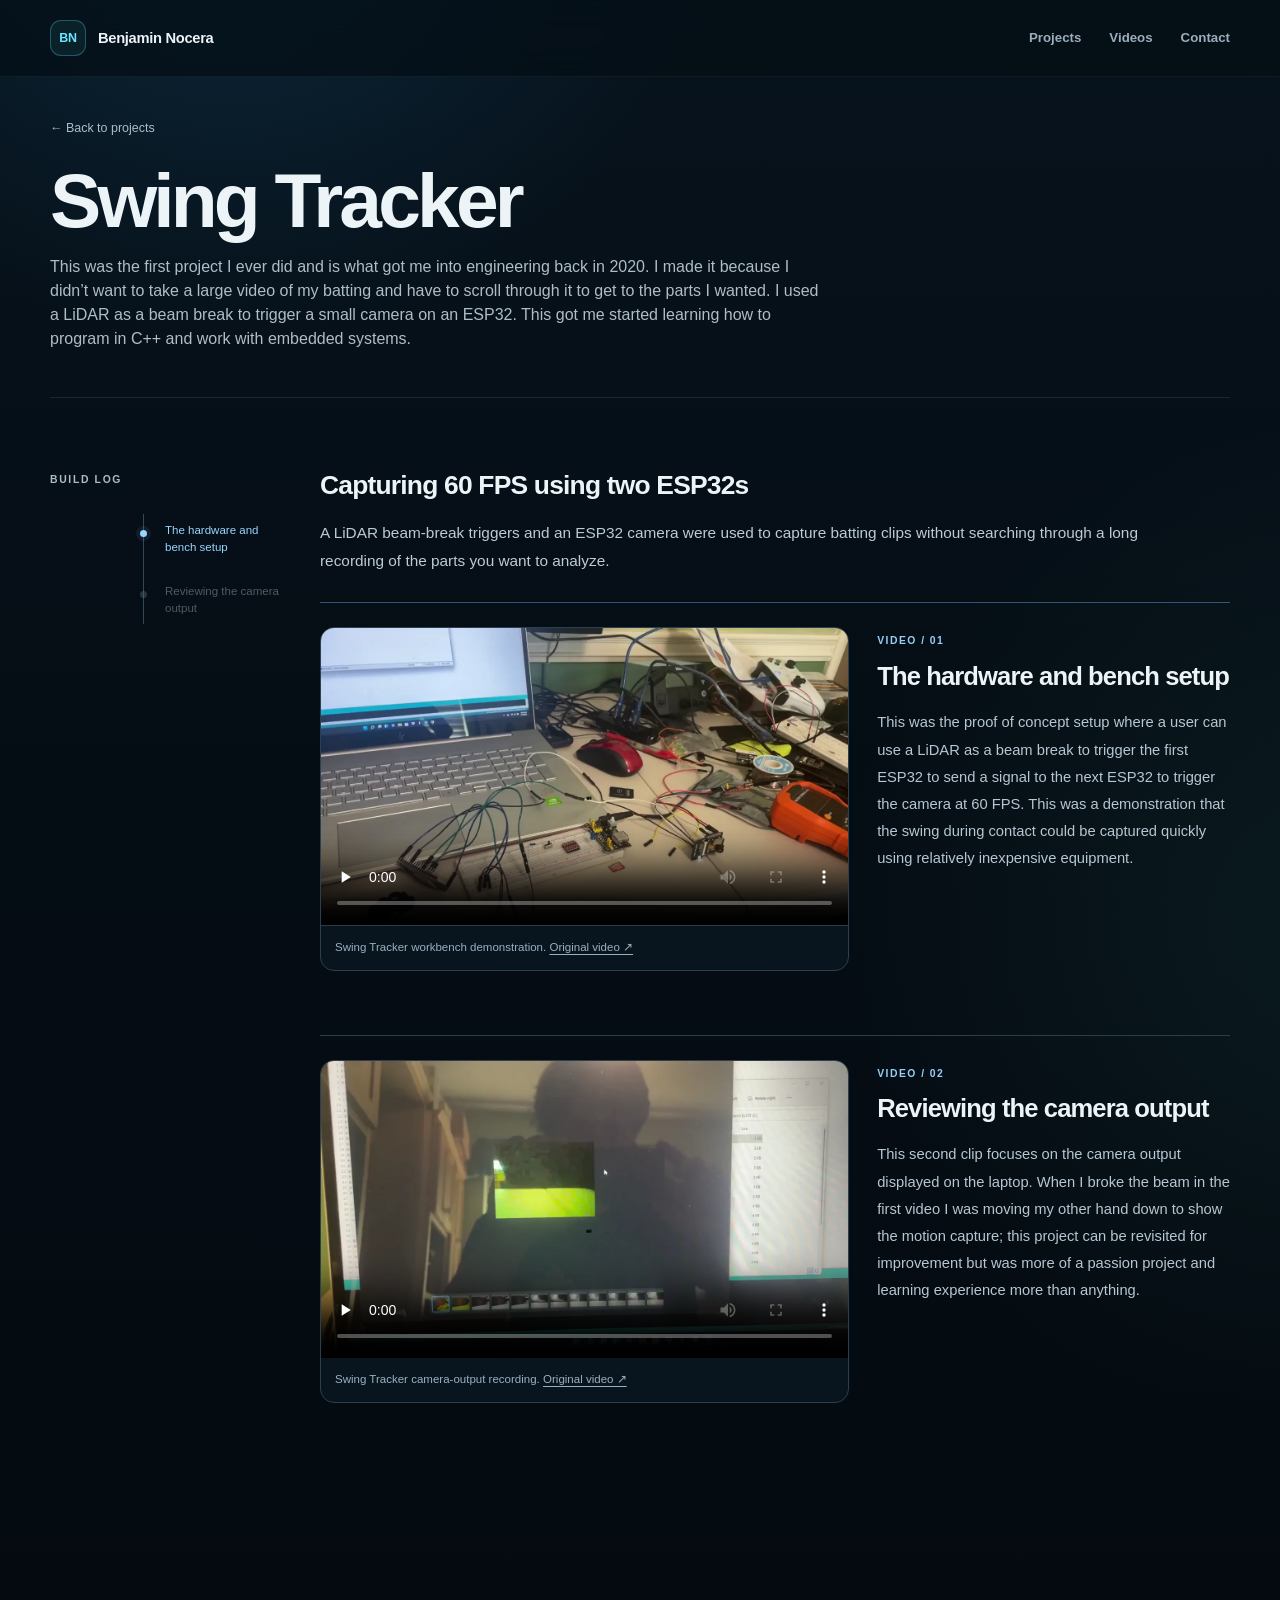
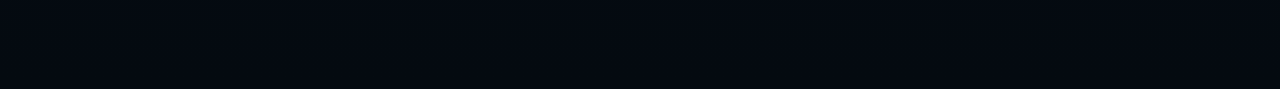
<file: projects/swing-tracker.html>
<!DOCTYPE html>

<html lang="en">
<head>
<meta charset="utf-8"/>
<meta content="width=device-width, initial-scale=1" name="viewport"/>
<meta content="Swing Tracker: a LiDAR-triggered ESP32 camera for recording batting clips, by Benjamin Nocera." name="description"/>
<title>Swing Tracker — Benjamin Nocera</title>
<link href="../styles.css" rel="stylesheet"/>
<link href="../project-updates.css" rel="stylesheet"/>
<link href="../asset-stories.css" rel="stylesheet"/></head>
<body class="project-page">
<header class="nav-wrap"><nav aria-label="Main navigation" class="nav shell">
<a class="wordmark" href="../index.html"><span class="wordmark-box">BN</span><span class="wordmark-text">Benjamin Nocera</span></a>
<div class="nav-links"><a href="../index.html#work">Projects</a><a href="#footage">Videos</a><a href="../index.html#contact">Contact</a></div>
</nav></header>
<main><header class="project-header shell"><a class="project-back" href="../index.html#work">← Back to projects</a><h1>Swing Tracker</h1><p data-project-text="swingOverview">A LiDAR-triggered ESP32 camera for capturing batting clips.</p></header><section aria-label="Swing Tracker project videos" class="case-study shell" id="media"><div data-project-story="swing-tracker"></div></section></main>
<script src="../content.js"></script><script src="../project-media.js"></script><script src="../assets/generated/media-index.js"></script><script src="../project-stories.js"></script><script src="../asset-stories.js"></script></body>
</html>
</file>
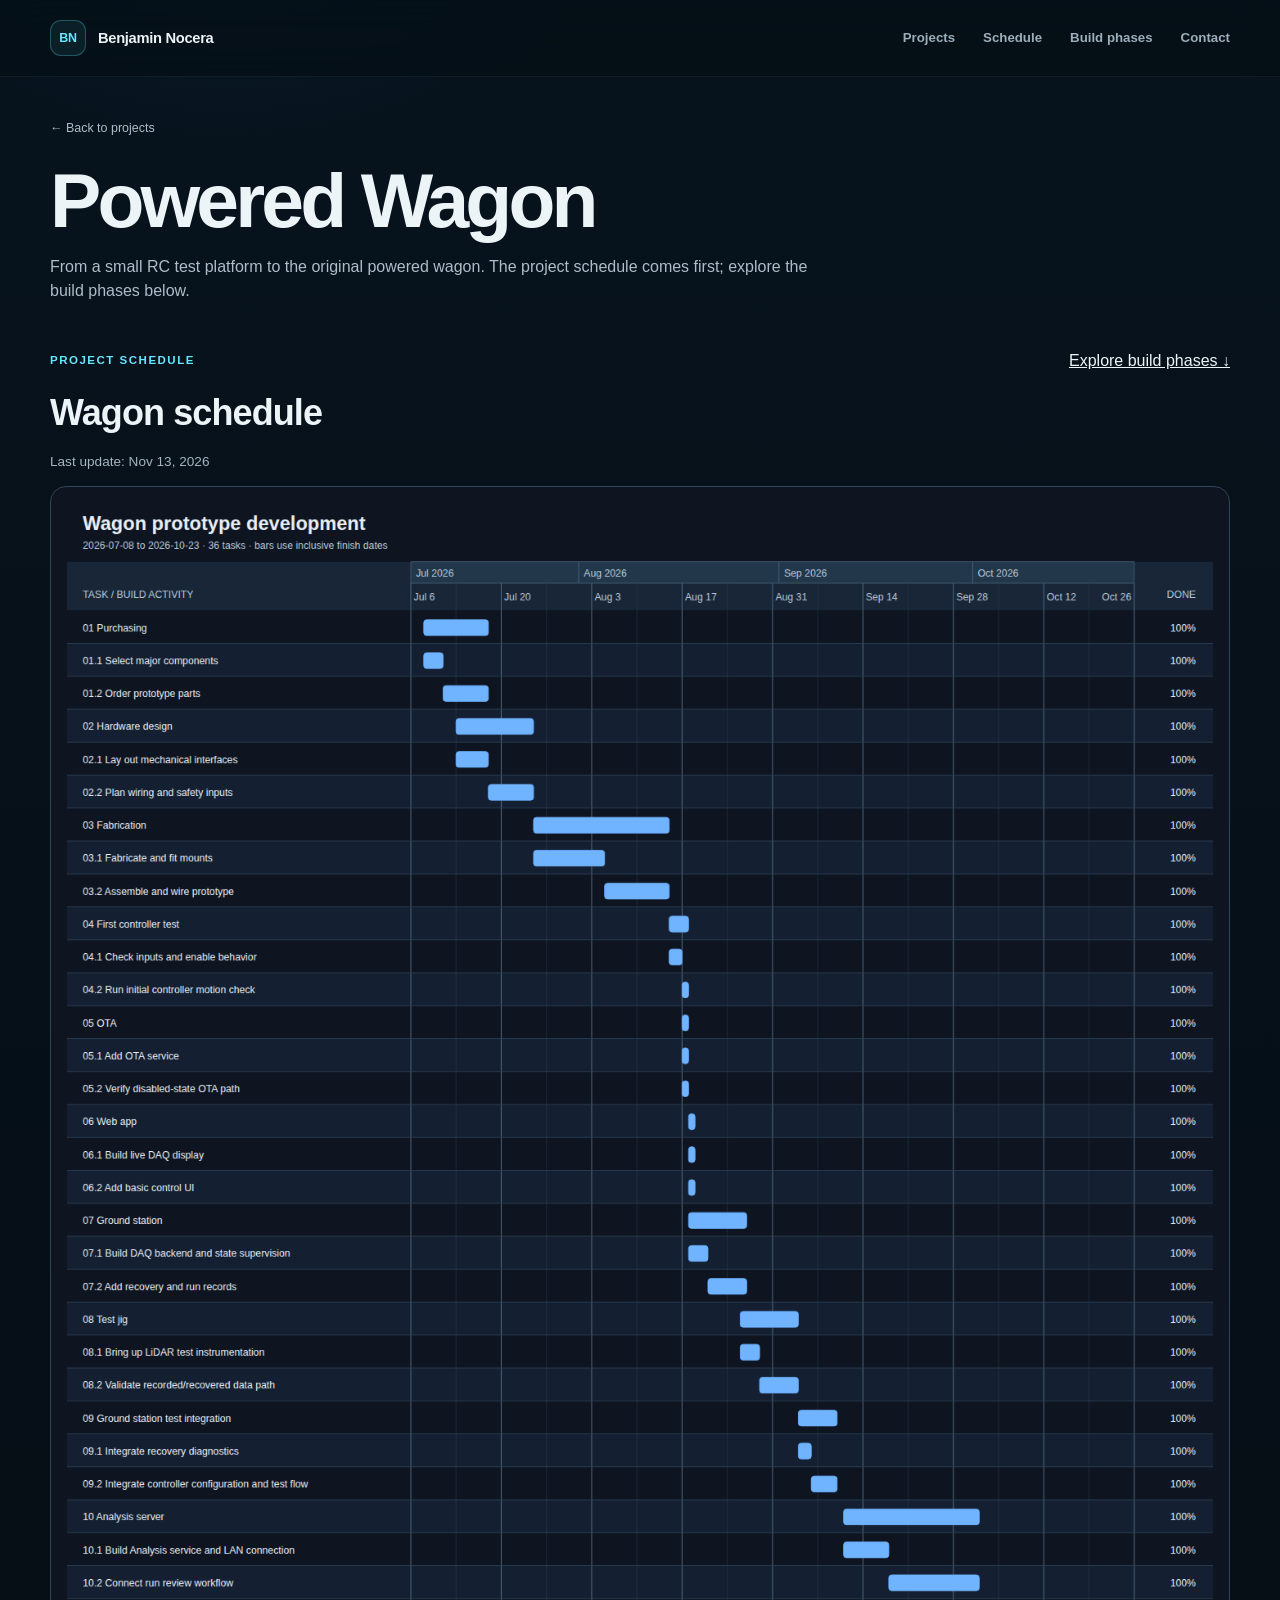
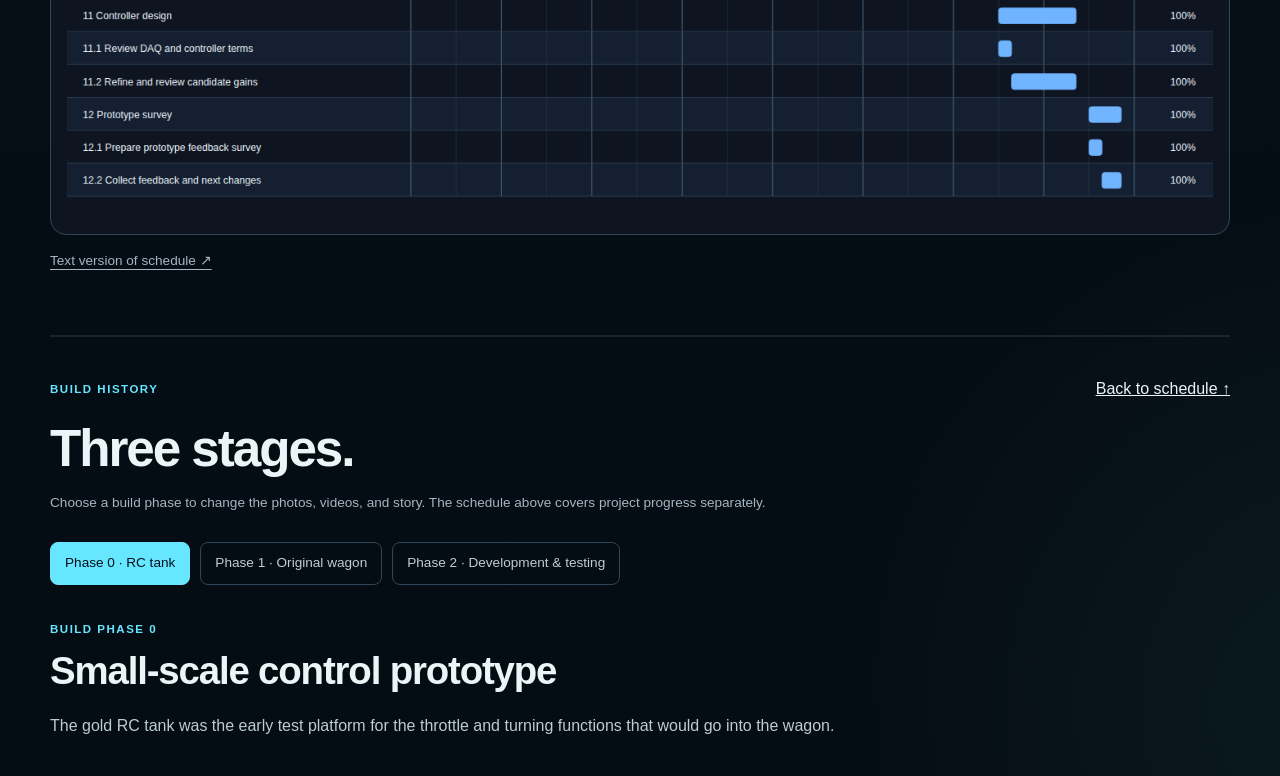
<file: projects/tank.html>
<!doctype html>
<html lang="en"><head><meta charset="utf-8"><meta name="viewport" content="width=device-width,initial-scale=1"><meta http-equiv="refresh" content="0;url=wagon.html#phase-0"><title>RC tank — Wagon Phase 0</title></head><body><p>The RC tank is now <a href="wagon.html#phase-0">Phase 0 of the Powered Wagon project</a>.</p></body></html>
</file>
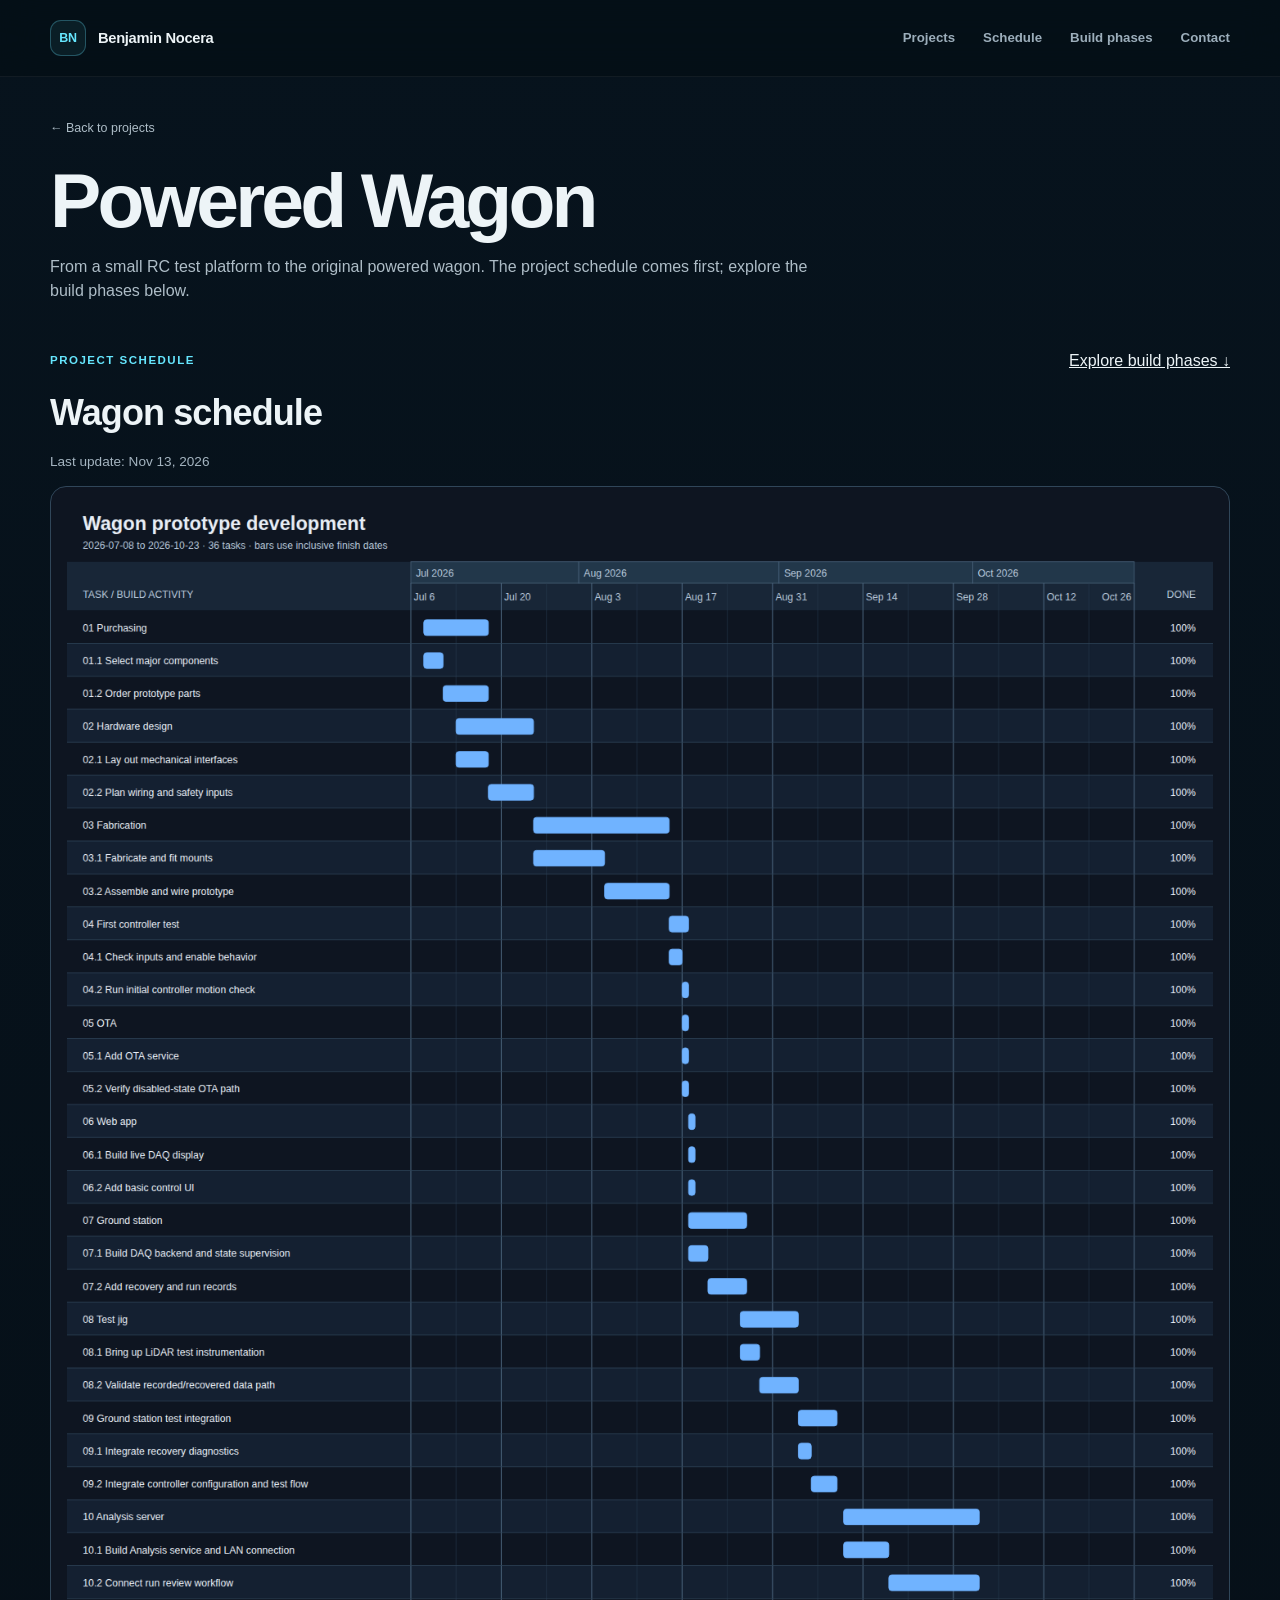
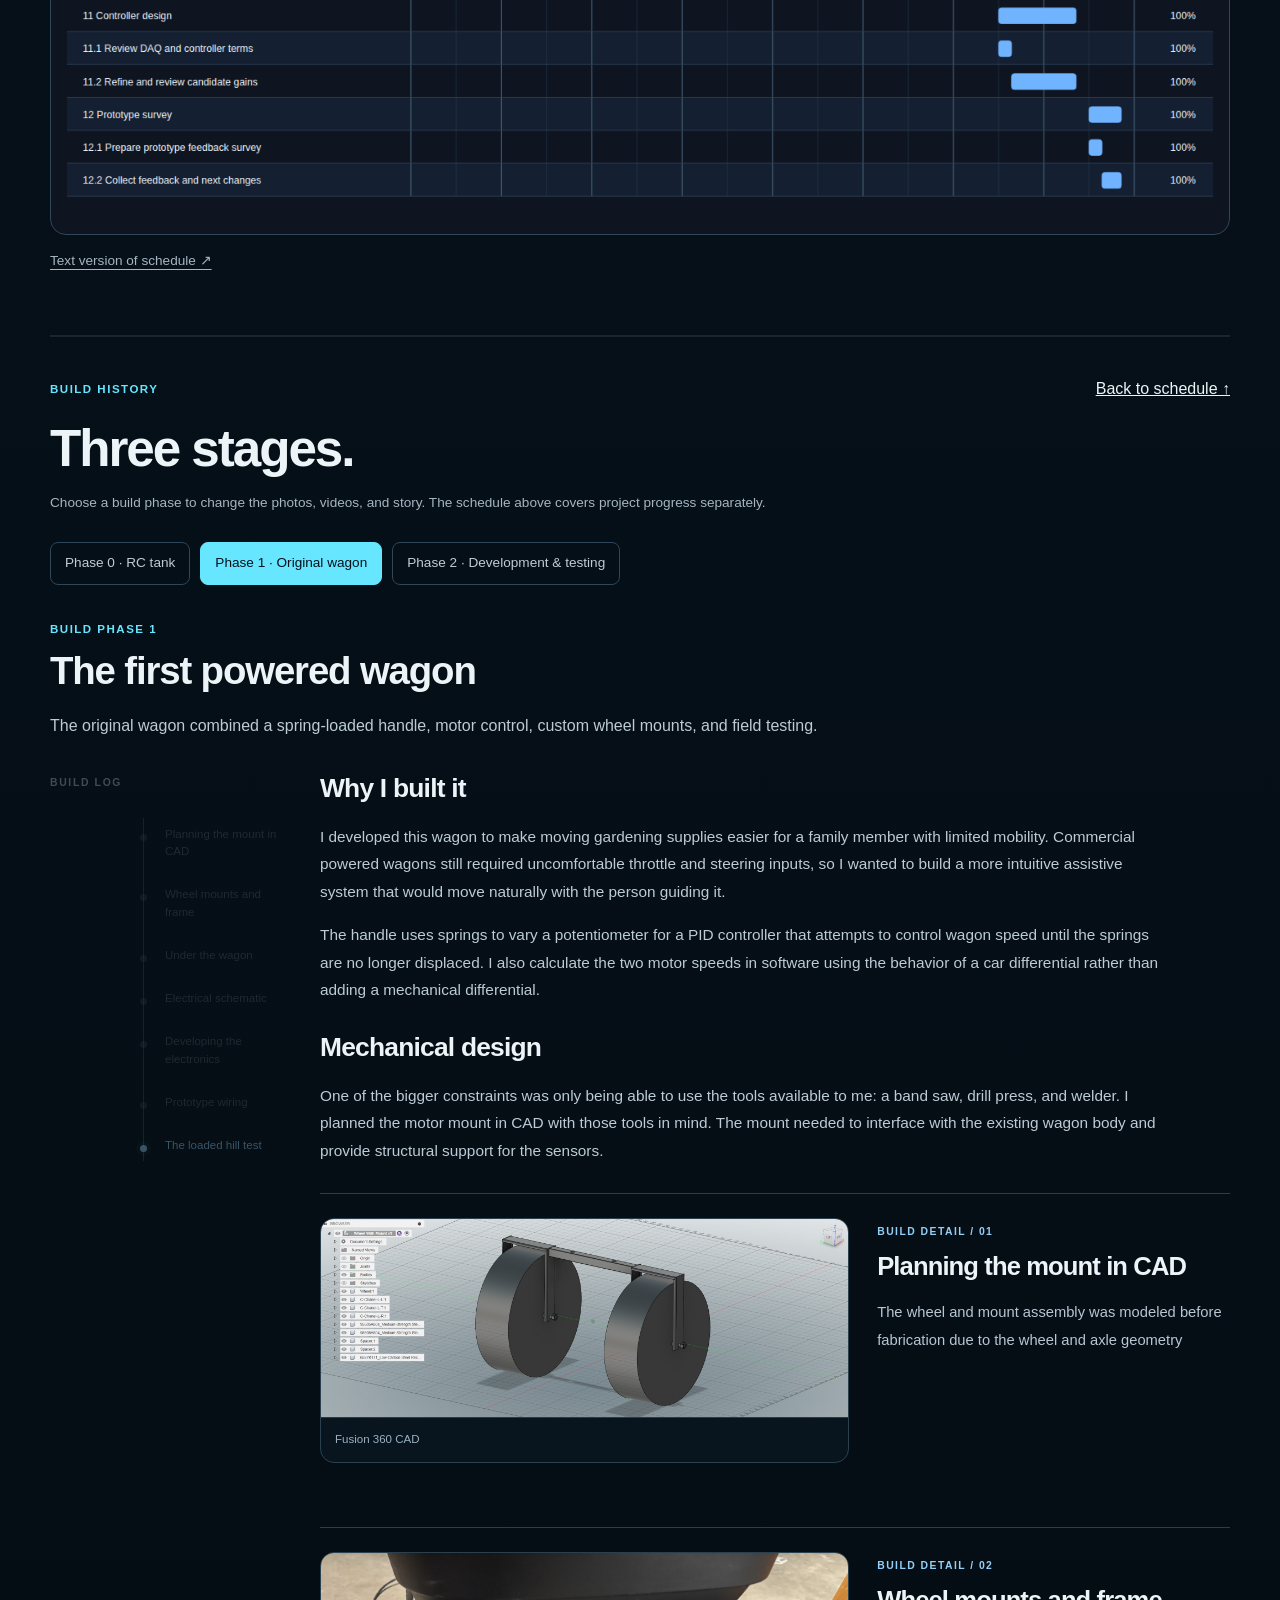
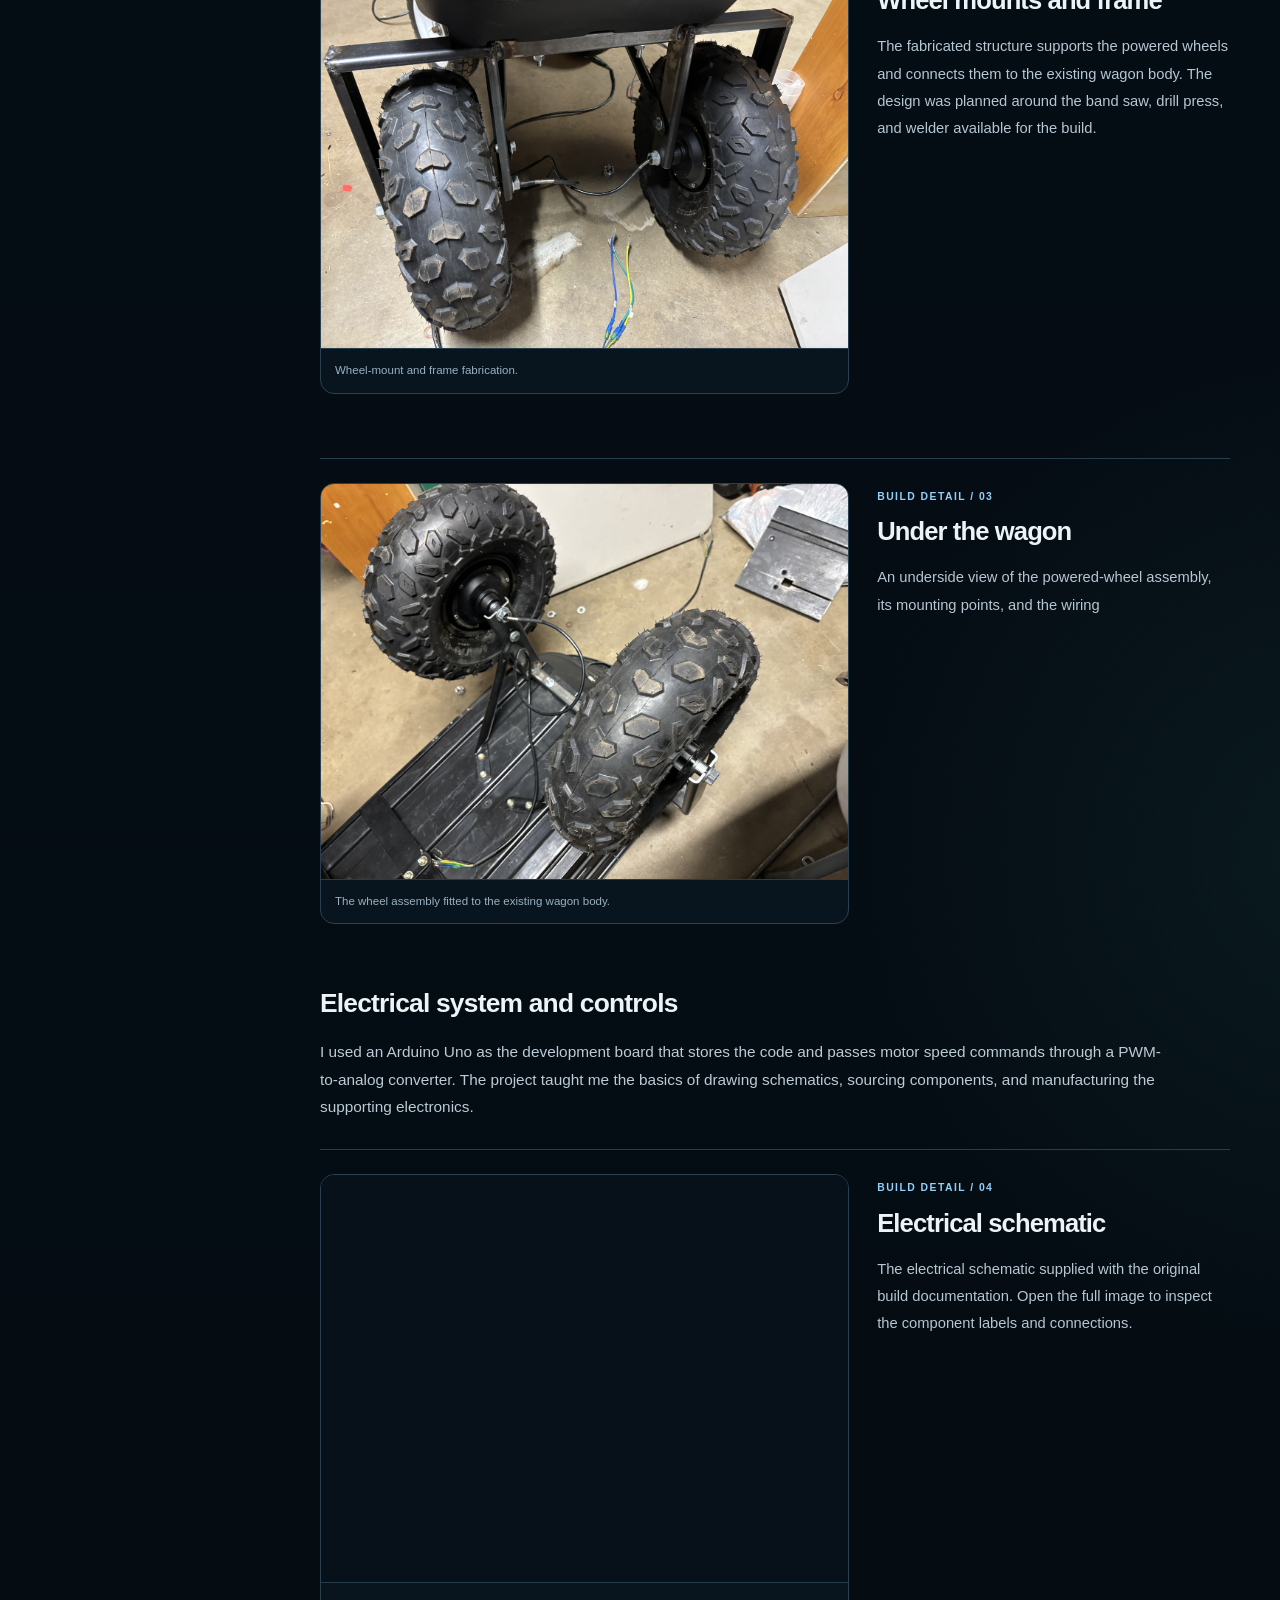
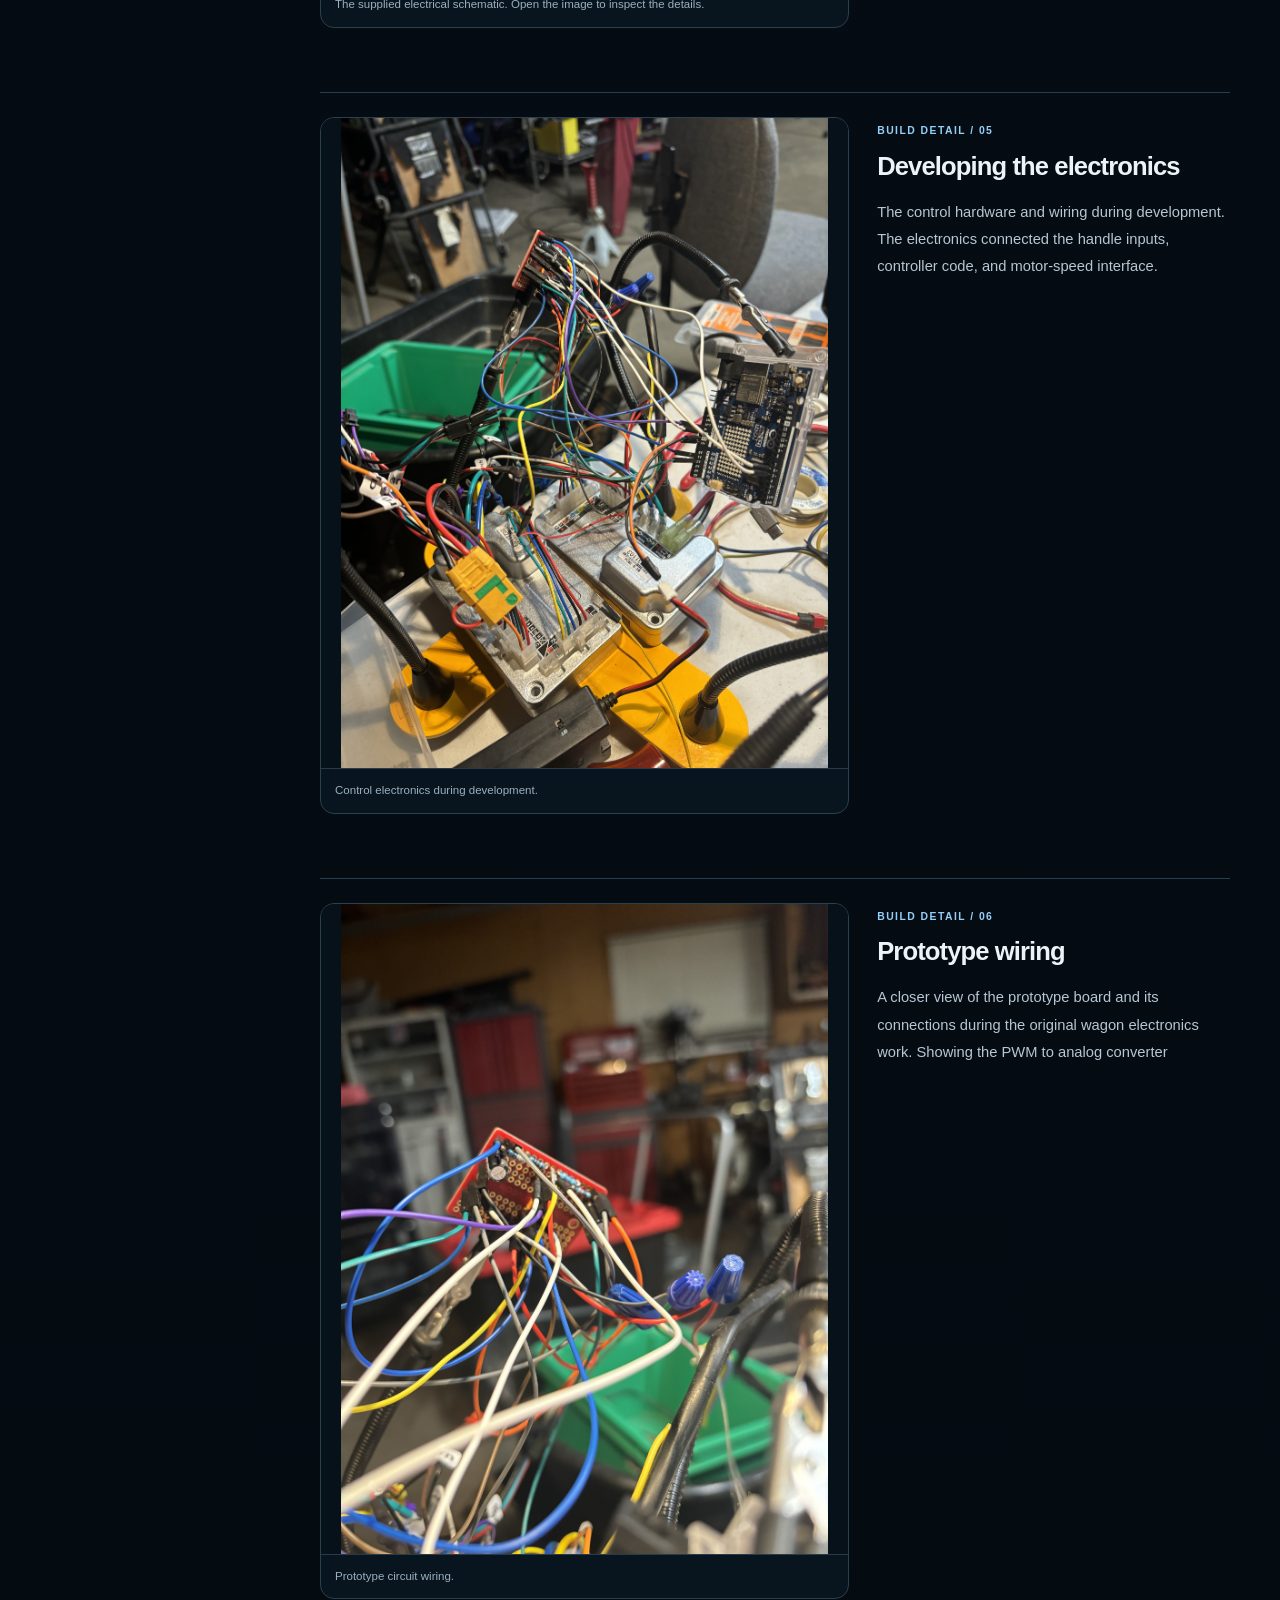
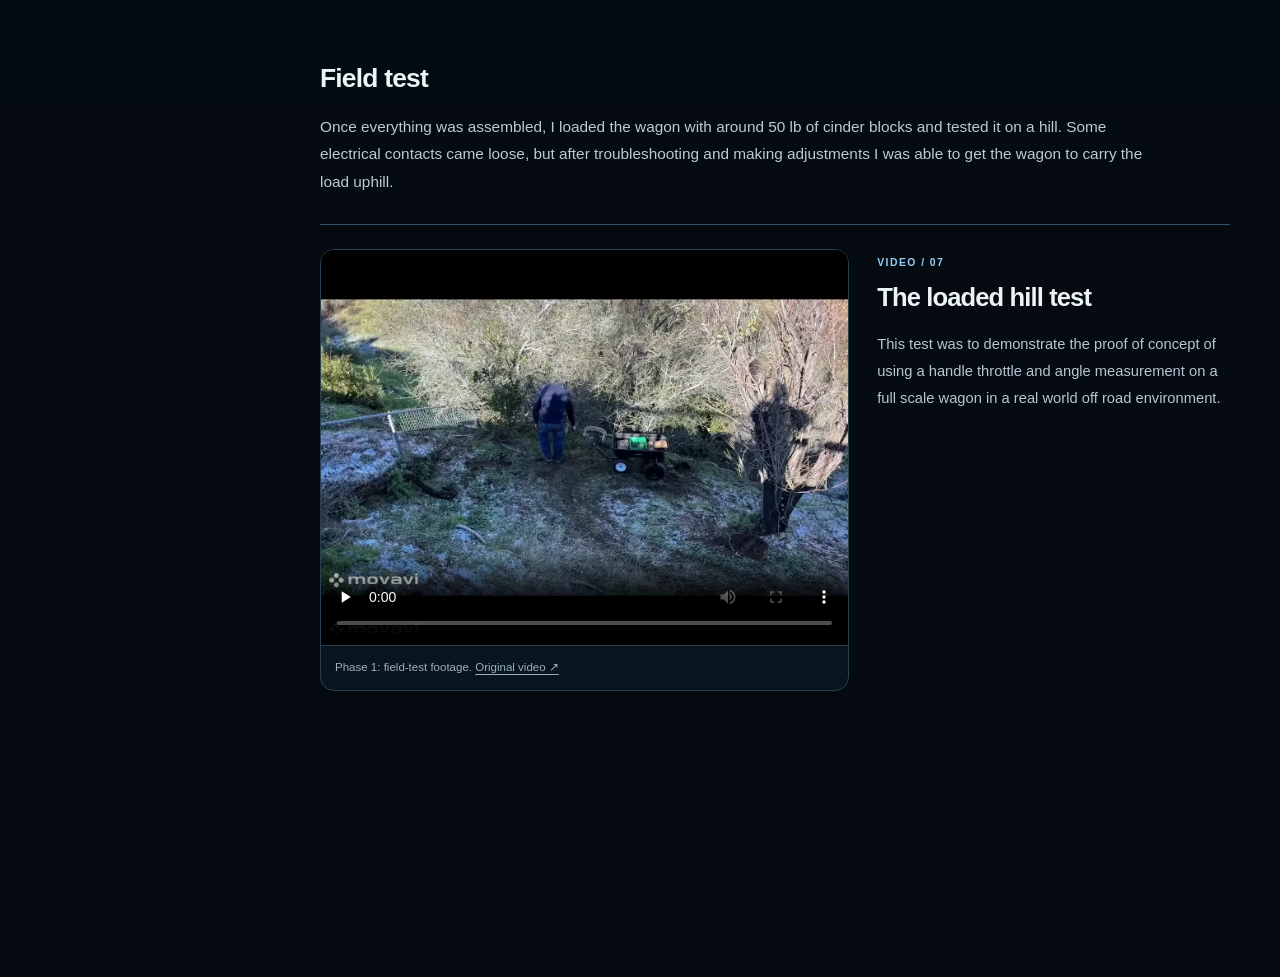
<file: projects/wagon.html>
<!DOCTYPE html>

<html lang="en">
<head>
<meta charset="utf-8"/>
<meta content="width=device-width, initial-scale=1" name="viewport"/>
<meta content="Powered Wagon project schedule and three build phases: the RC control prototype, original powered wagon, and next iteration." name="description"/>
<title>Powered Wagon — Benjamin Nocera</title>
<link href="../styles.css" rel="stylesheet"/>
<link href="../project-updates.css" rel="stylesheet"/>
<link href="../portfolio-layout.css" rel="stylesheet"/>
<link href="../asset-stories.css" rel="stylesheet"/></head>
<body class="project-page">
<header class="nav-wrap"><nav aria-label="Main navigation" class="nav shell">
<a class="wordmark" href="../index.html"><span class="wordmark-box">BN</span><span class="wordmark-text">Benjamin Nocera</span></a>
<div class="nav-links"><a href="../index.html#work">Projects</a><a href="#schedule">Schedule</a><a href="#build">Build phases</a><a href="../index.html#contact">Contact</a></div>
</nav></header>
<main>
<header class="project-header shell">
<a class="project-back" href="../index.html#work">← Back to projects</a>
<h1>Powered Wagon</h1>
<p data-site-edit="wagon.header.intro">From a small RC test platform to the original powered wagon. The project schedule comes first; explore the build phases below.</p>
</header>
<section aria-labelledby="schedule-title" class="schedule-panel shell" data-schedule="wagon" id="schedule">
<div class="schedule-topline"><span class="schedule-label">PROJECT SCHEDULE</span><a href="#build">Explore build phases ↓</a></div>
<h2 data-schedule-title="" id="schedule-title">Wagon prototype development</h2>
<p class="snapshot-status" data-schedule-status="">Snapshot from the exported schedule. Not a live feed.</p>
<button aria-label="Enlarge the full Wagon schedule image" class="schedule-preview" data-open-schedule="" type="button">
<img alt="Read-only Wagon development schedule" data-schedule-preview="" height="1245" src="../assets/schedules/wagon-preview.png" width="1392"/>

</button>
<p class="schedule-help"><a data-schedule-text="" href="../assets/schedules/wagon.txt">Text version of schedule ↗</a></p>
<noscript><p><a href="../assets/schedules/wagon.png">Open the full schedule image</a></p></noscript>
</section>
<section aria-labelledby="build-title" class="case-study shell build-phases" data-build-phases="" data-default-phase="1" id="build">
<div class="schedule-topline"><span class="schedule-label">BUILD HISTORY</span><a href="#schedule">Back to schedule ↑</a></div>
<h2 id="build-title" data-site-edit="wagon.build.heading">Three stages.</h2>
<p class="schedule-help" data-site-edit="wagon.build.intro">Choose a build phase to change the photos, videos, and story. The schedule above covers project progress separately.</p>
<div aria-label="Wagon build phase" class="phase-selector build-phase-tabs" data-phase-tabs="" role="tablist"></div>
<p aria-live="polite" class="sr-only" data-phase-status=""></p>
<div data-phase-content=""><p>The build history loads from the accompanying JavaScript files.</p></div>
<noscript><p>Enable JavaScript to switch between build phases. Original media: <a href="../assets/Wagon_assets/IMG_4485.jpg">Phase 0 RC tank</a>, <a href="../assets/Wagon_assets/IMG_4419.jpeg">Phase 1 wagon</a>, <a href="../assets/Wagon_assets/New%20project1.mp4">field-test video</a>.</p></noscript>
</section>
</main>
<script src="../content.js"></script><script src="../project-media.js"></script><script src="../assets/generated/media-index.js"></script><script src="../assets/schedules/wagon-task-dates.js"></script><script src="../project-stories.js"></script><script src="../asset-stories.js"></script><script src="../wagon-phases.js"></script><script src="../project-phases.js"></script><script src="../assets/schedules/schedule-data.js"></script><script src="../project-updates.js"></script></body>
</html>
</file>
<file: styles.css>
:root{
  --bg:#07111a;--panel:#0c1b27;--text:#edf4f7;--muted:#9caebb;--soft:#6f8492;
  --line:rgba(255,255,255,.09);--line-strong:rgba(255,255,255,.15);
  --accent:#66e7ff;--accent-2:#72e6b2;--shell:1180px;--radius:22px
}
*{box-sizing:border-box}
html{scroll-behavior:smooth}
body{
  margin:0;min-width:320px;color:var(--text);
  font-family:Inter,ui-sans-serif,-apple-system,BlinkMacSystemFont,"Segoe UI",Arial,sans-serif;
  line-height:1.5;overflow-x:hidden;
  background:
    radial-gradient(circle at 18% -8%,rgba(25,93,131,.30),transparent 30rem),
    radial-gradient(circle at 105% 55%,rgba(45,121,108,.13),transparent 32rem),
    linear-gradient(180deg,#07131d 0%,#050d14 45%,#040a10 100%)
}
body:before{
  content:"";position:fixed;inset:0;pointer-events:none;opacity:.18;z-index:-1;
  background-image:linear-gradient(rgba(255,255,255,.025) 1px,transparent 1px),
  linear-gradient(90deg,rgba(255,255,255,.025) 1px,transparent 1px);
  background-size:44px 44px;mask-image:linear-gradient(to bottom,#000,transparent 70%)
}
a{color:inherit} img{max-width:100%;display:block}
.shell{width:min(calc(100% - 48px),var(--shell));margin-inline:auto}
.sr-only{position:absolute;width:1px;height:1px;padding:0;margin:-1px;overflow:hidden;clip:rect(0,0,0,0);white-space:nowrap;border:0}
.ambient{position:fixed;width:24rem;height:24rem;border-radius:999px;filter:blur(110px);opacity:.11;pointer-events:none;z-index:-2}
.ambient-one{left:-10rem;top:18rem;background:var(--accent)}
.ambient-two{right:-12rem;top:58rem;background:var(--accent-2)}

.nav-wrap{position:sticky;top:0;z-index:50;background:rgba(5,14,21,.72);border-bottom:1px solid rgba(255,255,255,.055);backdrop-filter:blur(18px)}
.nav{min-height:76px;display:flex;align-items:center;justify-content:space-between;gap:24px}
.wordmark{display:inline-flex;align-items:center;gap:12px;text-decoration:none;font-weight:700;letter-spacing:-.02em}
.wordmark-box{width:36px;height:36px;display:grid;place-items:center;border:1px solid rgba(102,231,255,.28);border-radius:11px;background:rgba(102,231,255,.07);color:var(--accent);font-size:.78rem}
.wordmark-text{font-size:.92rem}
.nav-links{display:flex;align-items:center;gap:28px}
.nav-links>a{text-decoration:none;color:var(--muted);font-size:.83rem;font-weight:600}
.nav-links>a:hover{color:var(--text)}
.nav-links .nav-resume{color:var(--text);padding:9px 12px;border:1px solid var(--line-strong);border-radius:10px;background:rgba(255,255,255,.035)}
.nav-toggle{display:none;width:42px;height:42px;border:1px solid var(--line);border-radius:11px;background:rgba(255,255,255,.03);color:var(--text)}
.nav-toggle span:not(.sr-only){width:18px;height:1px;margin:5px auto;display:block;background:currentColor}

.hero{min-height:calc(100vh - 76px);display:grid;grid-template-columns:1.08fr .92fr;align-items:center;gap:clamp(42px,7vw,100px);padding:52px 0 72px}
.hero-kicker{display:flex;align-items:center;gap:12px;margin-bottom:22px;color:#b9c7d0;font-size:.71rem;font-weight:700;letter-spacing:.15em}
.kicker-line{width:32px;height:1px;background:var(--accent)}
.hero h1{margin:0;max-width:780px;font-size:clamp(3.8rem,7vw,6.65rem);line-height:.91;letter-spacing:-.068em;font-weight:720}
.hero h1>span{display:block}
.hero-secondary{max-width:10.8ch;margin-top:.18em;color:#8ea2af;font-size:.51em;line-height:1.02;letter-spacing:-.045em;font-weight:620}
.hero-lede{max-width:600px;margin:28px 0 0;color:#acbcc7;font-size:clamp(1rem,1.5vw,1.14rem)}
.hero-actions{display:flex;flex-wrap:wrap;gap:12px;margin-top:32px}
.btn{min-height:48px;padding:0 17px;display:inline-flex;align-items:center;gap:10px;justify-content:center;border-radius:11px;text-decoration:none;font-size:.84rem;font-weight:700;transition:.18s}
.btn:hover{transform:translateY(-2px)}
.btn-primary{background:var(--accent);color:#041016}
.btn-ghost{border:1px solid var(--line-strong);background:rgba(255,255,255,.035)}
.hero-foot{margin-top:24px;display:flex;align-items:center;gap:10px;color:#8095a3;font-size:.77rem}
.status-dot{width:7px;height:7px;border-radius:50%;background:var(--accent-2);box-shadow:0 0 14px rgba(114,230,178,.8)}
.hero-art{display:flex;justify-content:center}
.portrait-frame{position:relative;width:min(100%,470px);aspect-ratio:.82;overflow:hidden;border:1px solid rgba(255,255,255,.12);border-radius:28px;background:radial-gradient(circle at 72% 20%,rgba(102,231,255,.12),transparent 28%),linear-gradient(145deg,#102a3b,#07131d 58%,#061017);box-shadow:0 30px 90px rgba(0,0,0,.42)}
.frame-grid{position:absolute;inset:0;background-image:linear-gradient(rgba(255,255,255,.04) 1px,transparent 1px),linear-gradient(90deg,rgba(255,255,255,.04) 1px,transparent 1px);background-size:34px 34px;opacity:.5}
.frame-accent{position:absolute;z-index:1}
.frame-accent-a{width:140px;height:140px;top:66px;right:-42px;border:1px solid rgba(102,231,255,.22);border-radius:50%}
.frame-accent-b{width:74px;height:74px;left:34px;bottom:92px;border-left:1px solid rgba(114,230,178,.35);border-bottom:1px solid rgba(114,230,178,.35)}
.portrait-topline,.portrait-bottom{position:absolute;z-index:4;left:22px;right:22px;display:flex;justify-content:space-between;color:#8fa4b2;font-size:.59rem;font-weight:700;letter-spacing:.13em}
.portrait-topline{top:20px}
.portrait-bottom{bottom:19px;justify-content:flex-start;gap:12px;color:#b7c4cd}
.portrait-bottom span:not(:last-child):after{content:"·";margin-left:12px;color:var(--accent)}
.portrait-frame:after{content:"";position:absolute;inset:auto 0 0;height:45%;z-index:3;background:linear-gradient(to top,rgba(4,12,18,.88),transparent)}
.portrait{position:absolute;z-index:2;width:111%;max-width:none;left:-5%;bottom:-2px;filter:saturate(.76) contrast(1.05)}

.quick-facts{display:grid;grid-template-columns:repeat(3,1fr);border-top:1px solid var(--line);border-bottom:1px solid var(--line)}
.fact{padding:24px 0}.fact+.fact{padding-left:28px;border-left:1px solid var(--line)}
.fact strong{display:block;margin-bottom:4px;color:#dce7ed;font-size:.92rem}.fact span{color:var(--soft);font-size:.74rem}

.section{padding:112px 0;border-bottom:1px solid var(--line)}
.section-label{display:flex;gap:14px;margin-bottom:44px;color:#728895;font-size:.69rem;font-weight:700;letter-spacing:.15em}
.section-label span:first-child{color:var(--accent)}
.section h2,.contact h2{margin:0;letter-spacing:-.052em;line-height:1.02;font-weight:680}
.about-layout{display:grid;grid-template-columns:1.1fr .9fr;gap:clamp(50px,9vw,120px)}
.about-heading h2{max-width:680px;font-size:clamp(2.5rem,4.6vw,4.6rem)}
.about-body>div:first-child p{margin:0 0 18px;color:#aebdc7;font-size:.97rem}
.capability-grid{margin-top:34px;display:grid;grid-template-columns:repeat(2,1fr);gap:10px}
.capability{min-height:104px;padding:16px;border:1px solid var(--line);border-radius:14px;background:rgba(255,255,255,.025)}
.capability small{display:block;margin-bottom:16px;color:#607886;font-size:.61rem;font-weight:700;letter-spacing:.13em}
.capability strong{display:block;margin-bottom:7px;color:#d7e2e8;font-size:.86rem}.capability span{color:#768b98;font-size:.72rem}

.work-heading{margin-bottom:46px;display:grid;grid-template-columns:1fr 420px;align-items:end;gap:50px}
.work-heading h2{font-size:clamp(2.8rem,5.8vw,5.4rem)}.work-heading p{margin:0 0 4px;color:#8195a2;font-size:.86rem}
.project-grid{display:grid;grid-template-columns:repeat(2,1fr);gap:18px}
.project-card{
  display:block;overflow:hidden;border:1px solid var(--line);border-radius:var(--radius);
  background:#0a1823;text-decoration:none;transition:transform .22s ease,border-color .22s ease,box-shadow .22s ease
}
.project-card:hover{transform:translateY(-5px);border-color:rgba(102,231,255,.30);box-shadow:0 22px 60px rgba(0,0,0,.22)}
.project-thumb{
  position:relative;aspect-ratio:16/9;overflow:hidden;border-bottom:1px solid var(--line);
  background:linear-gradient(145deg,#102535,#08151f)
}
.project-thumb img{width:100%;height:100%;object-fit:cover;transition:transform .35s ease,filter .35s ease}
.project-card:hover .project-thumb img{transform:scale(1.025);filter:brightness(1.06)}
.project-open{
  position:absolute;right:14px;bottom:14px;padding:7px 9px;border:1px solid rgba(255,255,255,.14);
  border-radius:999px;background:rgba(4,13,20,.72);backdrop-filter:blur(8px);color:#d9e5eb;
  font-size:.62rem;font-weight:700;letter-spacing:.04em
}
.project-card-body{position:relative;min-height:275px;padding:24px}
.project-top{display:flex;align-items:center;justify-content:space-between}
.project-index{color:var(--accent);font-size:.68rem;font-weight:700;letter-spacing:.12em}
.project-type{padding:6px 9px;border:1px solid var(--line);border-radius:999px;color:#738894;font-size:.61rem;font-weight:700;letter-spacing:.08em}
.project-card h3{margin:34px 0 12px;max-width:12ch;color:#eef4f7;font-size:clamp(1.8rem,3.2vw,2.7rem);letter-spacing:-.045em;line-height:1}
.project-card p{max-width:470px;margin:0 0 30px;color:#8396a2;font-size:.82rem}
.project-tags{display:flex;flex-wrap:wrap;gap:7px;margin-top:auto}
.project-tags span{padding:6px 9px;border:1px solid rgba(255,255,255,.075);border-radius:999px;color:#9eafba;font-size:.65rem}

/* Project detail pages */
.project-page{min-height:100vh}
.project-page .nav-wrap{position:relative}
.project-hero{padding:78px 0 54px}
.project-back{display:inline-flex;margin-bottom:34px;color:#8fa2ae;text-decoration:none;font-size:.78rem}
.project-back:hover{color:var(--text)}
.project-hero-grid{display:grid;grid-template-columns:.9fr 1.1fr;gap:56px;align-items:end}
.project-hero h1{margin:0;font-size:clamp(3.5rem,7vw,6.7rem);line-height:.92;letter-spacing:-.06em}
.project-hero p{max-width:680px;margin:22px 0 0;color:#93a6b1;font-size:1rem}
.project-meta{display:flex;flex-wrap:wrap;gap:8px;margin-top:26px}
.project-meta span{padding:7px 10px;border:1px solid var(--line);border-radius:999px;color:#9eafba;font-size:.68rem}
.project-cover{overflow:hidden;border:1px solid var(--line);border-radius:22px;background:#0b1924}
.project-cover img{width:100%;aspect-ratio:16/9;object-fit:cover}
.case-study{padding:72px 0 110px;border-top:1px solid var(--line)}
.case-grid{display:grid;grid-template-columns:220px 1fr;gap:50px;padding:34px 0;border-bottom:1px solid var(--line)}
.case-grid h2{margin:0;color:#8195a2;font-size:.72rem;letter-spacing:.13em}
.case-grid p{max-width:760px;margin:0;color:#b3c0c8;font-size:.94rem}


.experience-layout{display:grid;grid-template-columns:.72fr 1.28fr;gap:clamp(50px,8vw,110px)}
.experience-heading h2{font-size:clamp(2.5rem,4.6vw,4.5rem)}
.experience-heading p{max-width:340px;margin:20px 0 0;color:#718793;font-size:.8rem}
.timeline{border-top:1px solid var(--line)}
.timeline-item{display:grid;grid-template-columns:105px 1fr;gap:20px;padding:24px 0;border-bottom:1px solid var(--line)}
.timeline-date{padding-top:3px;color:var(--accent);font-size:.67rem;font-weight:700;letter-spacing:.1em}
.timeline-item h3{margin:0 0 4px;color:#dce7ec;font-size:1rem;letter-spacing:-.02em}
.timeline-org{margin:0 0 10px;color:#91a3ae;font-size:.76rem;font-weight:600}
.timeline-copy{max-width:620px;margin:0;color:#718692;font-size:.78rem}

.contact{margin-top:110px;margin-bottom:56px;padding:44px;display:grid;grid-template-columns:1fr .82fr;gap:48px;align-items:end;border:1px solid rgba(102,231,255,.17);border-radius:26px;background:radial-gradient(circle at 0 0,rgba(102,231,255,.10),transparent 25rem),linear-gradient(145deg,#0c1d29,#08151e);box-shadow:0 28px 80px rgba(0,0,0,.30)}
.contact-label{margin-bottom:30px}.contact h2{max-width:660px;font-size:clamp(2.7rem,5vw,4.8rem)}
.contact-copy>p{max-width:580px;margin:18px 0 0;color:#889ba6;font-size:.87rem}
.contact-links{display:grid;gap:10px}
.contact-card{min-height:78px;padding:14px 16px;display:grid;grid-template-columns:38px 1fr auto;align-items:center;gap:13px;border:1px solid var(--line);border-radius:14px;background:rgba(255,255,255,.025);text-decoration:none;transition:.18s}
.contact-card:hover{transform:translateY(-2px);border-color:rgba(102,231,255,.25);background:rgba(255,255,255,.045)}
.contact-icon{width:36px;height:36px;display:grid;place-items:center;border-radius:9px;border:1px solid rgba(255,255,255,.09);color:var(--accent);font-weight:800;font-size:.8rem}
.contact-card small{display:block;margin-bottom:3px;color:#687e8b;font-size:.56rem;font-weight:700;letter-spacing:.12em}
.contact-card strong{display:block;color:#c8d5dc;font-size:.78rem;font-weight:600}.contact-arrow{color:#718794}

.footer{min-height:92px;display:grid;grid-template-columns:1fr auto auto;align-items:center;gap:24px;color:#516977;font-size:.66rem}
.reveal{opacity:0;transform:translateY(16px);transition:opacity .65s ease,transform .65s ease}.reveal.visible{opacity:1;transform:none}

@media(max-width:920px){
  .hero{grid-template-columns:1fr;min-height:auto;padding-top:74px}.hero-art{justify-content:flex-start}.portrait-frame{max-width:430px}
  .about-layout,.experience-layout,.contact{grid-template-columns:1fr}.work-heading{grid-template-columns:1fr}.work-heading p{max-width:500px}
}
@media(max-width:720px){
  .shell{width:min(calc(100% - 30px),var(--shell))}.nav{min-height:68px}.nav-toggle{display:block}
  .nav-links{position:absolute;left:15px;right:15px;top:68px;display:none;padding:12px;flex-direction:column;align-items:stretch;gap:4px;border:1px solid var(--line);border-radius:0 0 14px 14px;background:rgba(5,14,21,.98)}
  .nav-links.open{display:flex}.nav-links>a{padding:10px 8px}.wordmark-text{display:none}
  .hero{padding-top:46px;padding-bottom:56px}.hero h1{font-size:clamp(3.2rem,16vw,5rem)}.portrait-frame{width:100%}
  .quick-facts{grid-template-columns:1fr}.fact+.fact{padding-left:0;border-left:0;border-top:1px solid var(--line)}
  .section{padding:82px 0}.capability-grid,.project-grid{grid-template-columns:1fr}.timeline-item{grid-template-columns:1fr;gap:8px}
  .contact{margin-top:74px;padding:28px}.footer{padding:28px 0;grid-template-columns:1fr;gap:8px}
}
@media(prefers-reduced-motion:reduce){*,*:before,*:after{scroll-behavior:auto!important;transition:none!important}.reveal{opacity:1;transform:none}}

@media(max-width:920px){.project-hero-grid{grid-template-columns:1fr}}
@media(max-width:720px){.case-grid{grid-template-columns:1fr;gap:12px}.project-card-body{min-height:auto}}


/* Wagon + project media galleries */
.project-gallery{
  display:grid;
  grid-template-columns:repeat(2,minmax(0,1fr));
  gap:18px;
  margin:28px 0 54px;
}
.project-media{
  margin:0;
  overflow:hidden;
  border:1px solid var(--line);
  border-radius:18px;
  background:#08151f;
}
.project-media-wide{grid-column:1/-1}
.project-media img,
.project-media video{
  display:block;
  width:100%;
  height:auto;
  background:#07111a;
}
.project-media:not(.project-media-wide) img{
  aspect-ratio:4/3;
  object-fit:cover;
}
.project-media-wide img{
  max-height:720px;
  object-fit:contain;
}
.project-media figcaption{
  padding:11px 14px;
  border-top:1px solid var(--line);
  color:#738894;
  font-size:.7rem;
}
.project-video{
  margin:28px 0 0;
}
.project-video video{
  aspect-ratio:16/9;
  object-fit:contain;
}
.case-grid>div p+p{
  margin-top:16px;
}
@media(max-width:720px){
  .project-gallery{grid-template-columns:1fr}
  .project-media-wide{grid-column:auto}
}
</file>
<file: portfolio-layout.css>
/* Final overrides; the public site has no build-step dependency. */
.project-grid { grid-template-columns:repeat(3,minmax(0,1fr)); align-items:stretch; }
.project-card { min-width:0; display:flex; flex-direction:column; }
.project-card-body { flex:1; display:flex; flex-direction:column; padding:24px; }
.project-card h3 { font-size:clamp(1.65rem,2.8vw,2.45rem); margin-top:28px; }
.project-card p { font-size:.9rem; line-height:1.7; color:#afbec8; }
.project-top { gap:10px; }
.project-type { letter-spacing:.025em; white-space:normal; text-align:right; }
.project-tags { margin-top:auto; }
.project-thumb { flex:none; }
.project-thumb img,.project-thumb video { width:100%; height:100%; object-fit:cover; }
.timeline-date { line-height:1.6; }
.timeline-copy { color:#a8bac6; font-size:.9rem; line-height:1.7; }
.timeline-org { color:#b3c4cd; }
.capability span { line-height:1.7; color:#9cb1be; }
section[id] { scroll-margin-top:94px; }
a:focus-visible,button:focus-visible { outline:3px solid var(--accent); outline-offset:5px; }
/* No 2 + 1 orphaned desktop arrangement: three columns, then one mobile column. */
@media(max-width:800px) { .project-grid { grid-template-columns:minmax(0,1fr); } }
/* A content script failing must not leave the entire page invisible. */
.reveal { opacity:1; transform:none; }
.build-phases { scroll-margin-top:30px; }
.build-phases>h2 { margin:20px 0 10px; font-size:clamp(2rem,4vw,3.8rem); line-height:1.1; letter-spacing:-.04em; }
.build-phase-tabs { margin:28px 0 36px; gap:10px; }
.build-phase-tabs [aria-selected="true"] { background:var(--accent); border-color:var(--accent); color:#06111b; }
.build-phase-panel[hidden] { display:none !important; }
.build-phase-panel>h3 { font-size:clamp(1.8rem,3vw,2.8rem); line-height:1.1; margin:12px 0 20px; letter-spacing:-.03em; }
.phase-summary,.phase-empty,.phase-section>p { color:#bccbd4; font-size:1rem; line-height:1.8; max-width:850px; }
.phase-empty { padding:30px; border:1px dashed #42586d; border-radius:12px; }
.phase-section { border-top:1px solid var(--line); padding-top:30px; margin-top:34px; }
.phase-section h4 { font-size:1.2rem; margin:0 0 16px; }
.phase-section .project-gallery { align-items:start; }
.phase-section .project-media img { max-height:760px; object-fit:contain; aspect-ratio:auto !important; }
.phase-section .project-media figcaption { font-size:.8rem; line-height:1.6; color:#b3c4d0; }
/* Readable resume page; the uploaded original PDF is a separate attachment. */
.resume-main { max-width:1000px; padding-block:44px 80px; }
.resume-header { padding-bottom:30px; border-bottom:1px solid var(--line); }
.resume-header h1 { font-size:clamp(2.7rem,5vw,4.5rem); letter-spacing:-.05em; margin:15px 0; line-height:1; }
.resume-contact { color:#b3c4d0; line-height:1.8; }
.resume-section { border-bottom:1px solid var(--line); padding:30px 0; }
.resume-section h2 { color:var(--accent); font-size:.85rem; letter-spacing:.12em; text-transform:uppercase; margin:0 0 22px; }
.resume-section h3 { font-size:1.3rem; margin:0 0 7px; }
.resume-section p,.resume-section li { color:#c1ced7; line-height:1.8; }
.resume-section .resume-meta { color:#98b0c0; margin:0 0 18px; }
.resume-section li+li { margin-top:7px; }
.resume-actions { display:flex; gap:12px; flex-wrap:wrap; margin-top:22px; }
@media print { body { background:#fff !important; color:#111; } .nav-wrap,.resume-actions,.ambient { display:none !important; } .resume-main { width:100%; padding:0; } .resume-section p,.resume-section li,.resume-contact,.resume-section .resume-meta { color:#222; } .resume-section { break-inside:avoid; } }

/* Compact web-resume print layout */
@media print { .resume-main { max-width:none; } .resume-header { padding-bottom:10px; } .resume-header h1 { font-size:24pt; margin:8px 0; } .resume-header .section-label { display:none; } .resume-section { padding:13px 0; break-inside:auto; } .resume-section h2 { margin:0 0 9px; font-size:10pt; break-after:avoid; } .resume-section h3 { font-size:12pt; break-after:avoid; } .resume-section p,.resume-section li,.resume-contact { font-size:10pt; line-height:1.4; } .resume-section ul { margin:8px 0 14px; padding-left:18px; } .resume-section li+li { margin-top:4px; } .resume-section li { break-inside:avoid; } .resume-main>.schedule-help { display:none; } }


/* Portfolio editorial cleanup: no empty hero blocks or headshot ornaments. */
.hero { min-height:0; padding-top:36px; padding-bottom:34px; }
.hero .hero-copy { align-self:center; }
.portrait-frame { background:linear-gradient(145deg,#102534,#07141e 68%,#07131d); }
.portrait-frame::after { content:none; }
.hero .hero-actions { margin-top:24px; }
.hero .hero-foot { margin-top:20px; }
.work-heading { display:block; }
.work-heading h2 { max-width:none; white-space:nowrap; font-size:clamp(1.3rem,5vw,4.6rem); }
.project-card h3 { max-width:none; white-space:nowrap; font-size:clamp(1.35rem,2.05vw,1.85rem); }
.project-card-body { min-width:0; }
@media(max-width:920px){ .hero { padding-top:36px; padding-bottom:28px; } }
@media(max-width:720px){ .hero { padding-top:28px; padding-bottom:24px; } }

/* The project link covers each card for visitors, but text is a standalone
   sibling so the localhost inline editor can focus/edit without navigation. */
.project-card { position:relative; }
.project-card-hit-area { position:absolute; inset:0; z-index:6; border-radius:inherit; }
.project-card-hit-area:focus-visible { outline:3px solid var(--accent); outline-offset:3px; }
body.local-editor-active:not(.local-preview) .project-card-hit-area { pointer-events:none; }

/* A muted, pausable preview for the completed Wagon. */
.completion-preview-toggle { position:absolute; z-index:8; top:10px; right:10px; border:1px solid #708898; border-radius:6px; background:#07141de8; color:#e7f5ff; padding:7px 10px; font:600 .7rem system-ui; cursor:pointer; }
.completion-preview-toggle:focus-visible { outline:3px solid #91d9ff; outline-offset:3px; }
</file>
<file: asset-stories.css>
/* Project media + dated build log. All content remains visible without animation. */
.story-layout { display:grid; grid-template-columns:240px minmax(0,1fr); gap:30px; position:relative; margin:32px 0 64px; }
.story-stream { min-width:0; }
.asset-timeline { position:sticky; top:32px; align-self:start; max-height:calc(100vh - 64px); overflow-y:auto; scrollbar-width:thin; padding:2px 8px 16px 0; opacity:.35; transition:opacity .3s ease; }
.timeline-in-view .asset-timeline { opacity:1; }
.timeline-label { margin:0 0 22px; color:#aabcc9; font-size:.65rem; font-weight:700; letter-spacing:.16em; }
.asset-timeline ol { list-style:none; position:relative; padding:0; margin:0; border:0; }
.asset-timeline ol::before { content:''; position:absolute; top:5px; bottom:6px; left:93px; border-left:1px solid #344857; pointer-events:none; }
.asset-timeline li { margin:0; padding:0; }
.asset-timeline a { display:grid; grid-template-columns:83px 20px minmax(0,1fr); gap:3px 6px; padding:13px 0; position:relative; text-decoration:none; color:#bdcad3; opacity:.4; transition:opacity .28s ease, color .28s ease; }
.asset-timeline a::before { content:''; position:absolute; left:90px; top:21px; width:7px; height:7px; border-radius:50%; background:#567283; }
.asset-timeline a:hover,.asset-timeline a:focus-visible,.asset-timeline a.is-current { opacity:1; color:#99d5ff; }
.asset-timeline a.is-current::before { background:#99d5ff; box-shadow:0 0 0 4px #99d5ff14; }
.asset-timeline .timeline-number { grid-column:2; grid-row:1; font-size:.65rem; font-family:ui-monospace,monospace; padding-top:1px; }
.asset-timeline .timeline-title { grid-column:3; grid-row:1; font-size:.72rem; line-height:1.5; overflow-wrap:anywhere; }
.asset-timeline .timeline-date { grid-column:1; grid-row:1; display:block; text-align:right; font-size:.67rem; min-height:1.1em; line-height:1.5; color:#a9c4d5; }
.asset-timeline .timeline-date.is-scheduled::before { content:'SCHEDULE'; display:block; color:#6e90a5; font-size:.52rem; font-weight:700; letter-spacing:.08em; }
/* Project-side dates must never change the two-column résumé grid. */
#experience .timeline-date { grid-column:1; grid-row:auto; min-width:0; }
#experience .timeline-item > div:last-child { grid-column:2; min-width:0; }
@media (max-width:720px) { #experience .timeline-item > div:last-child { grid-column:1; } }
.story-section-heading { margin:0 0 28px; max-width:850px; }
.story-section-heading h3 { font-size:1.65rem; line-height:1.2; margin:0 0 18px; letter-spacing:-.03em; }
.story-section-heading p { color:#bccbd5; font-size:.96rem; line-height:1.8; }
.story-row { min-width:0; display:grid; grid-template-columns:minmax(0,1.35fr) minmax(240px,.9fr); gap:28px; align-items:start; margin:0 0 64px; padding-top:24px; border-top:1px solid #293e4d; scroll-margin-top:32px; }
.story-figure { margin:0; min-width:0; overflow:hidden; border:1px solid #2b404f; border-radius:14px; background:#08151f; align-self:start; }
.story-figure img,.story-figure video { display:block; width:100%; height:auto; max-height:650px; object-fit:contain; background:#07111a; }
.story-figure figcaption { padding:12px 14px; color:#9bb0bf; font-size:.72rem; line-height:1.7; border-top:1px solid #273b49; }
.story-figure figcaption a { text-underline-offset:3px; }
.story-copy { min-width:0; padding-top:6px; }
.story-kicker { margin:0 0 12px; color:#94cff8; font-size:.65rem; letter-spacing:.14em; font-weight:700; }
.story-copy h4 { font-size:clamp(1.35rem,2vw,1.9rem); letter-spacing:-.035em; line-height:1.18; margin:0 0 18px; }
.story-copy > p:not(.story-kicker) { font-size:.92rem; color:#b6c6d2; line-height:1.85; margin:0; }
.story-date { display:block; color:#a7d9fb; font-size:.78rem; margin-bottom:8px; }
.story-date:empty { display:none; }
.media-error { padding:16px; color:#f4c7a1; }
.story-row.is-current { border-top-color:#78baff66; }
.resume-cta { display:inline; padding:0; background:transparent; color:#91caff; border:0; border-radius:0; box-shadow:none; text-decoration:none; font:inherit; letter-spacing:inherit; line-height:inherit; }
.resume-cta:hover { background:transparent; color:#c3e7ff; text-decoration:underline; text-underline-offset:8px; }
.resume-cta:focus-visible,.asset-timeline a:focus-visible { outline:3px solid #c3e8ff; outline-offset:5px; }
/* The portrait is a real PNG, not a browser-only preview or remote image URL. */
.portrait-frame .portrait { width:105%; left:-2.5%; bottom:0; max-height:calc(100% - 44px); height:auto; object-fit:contain; object-position:center bottom; filter:none; }
/* Do not shrink a long chart into a narrow 600px-tall image: keep its date axis legible. */
.schedule-preview img { width:100%; height:auto; max-height:none; object-position:top center; }
@media (max-width:1100px) {
  .story-layout { grid-template-columns:190px minmax(0,1fr); gap:22px; }
  .asset-timeline a { grid-template-columns:78px 17px minmax(0,1fr); gap:4px; }
  .asset-timeline ol::before { left:86px; }
  .asset-timeline a::before { left:83px; }
  .story-row { grid-template-columns:minmax(0,1.2fr) minmax(200px,1fr); gap:20px; }
}
@media (max-width:850px) {
  .story-layout { grid-template-columns:42px minmax(0,1fr); gap:16px; }
  .asset-timeline { top:20px; padding-right:0; }
  .asset-timeline .timeline-title,.asset-timeline .timeline-date,.asset-timeline .timeline-label { display:none; }
  .asset-timeline ol::before { left:3px; }
  .asset-timeline a::before { left:0; }
  .asset-timeline .timeline-number { grid-column:1; grid-row:1; }
  .asset-timeline a { grid-template-columns:1fr; padding-left:13px; }
  .story-row { grid-template-columns:1fr; gap:22px; margin-bottom:48px; }
  .story-copy { padding-top:0; }
  .story-figure img,.story-figure video { max-height:580px; }
}
@media (prefers-reduced-motion:reduce) {
  .asset-timeline,.asset-timeline a { transition:none; }
}

/* Hide redundant step numbers on wide screens: the dot itself marks the line,
   the date stays to its left, and the asset title stays to its right.
   Narrow screens retain numbered dots for compact navigation. */
@media (min-width:851px) {
  .asset-timeline .timeline-number { visibility:hidden; }
}
</file>
<file: project-updates.css>
/* Shared schedule-first project pages. Public visitors receive PNGs, not HTML editors. */
.project-page { --project-space: clamp(24px, 4vw, 54px); }
.project-page main { padding-bottom: 48px; }
.project-page .project-header { padding-block: 38px 30px; }
.project-page .project-header h1 { margin: 10px 0 16px; font-size: clamp(2.8rem,6vw,5.5rem); line-height:1; letter-spacing:-.05em; }
.project-page .project-header p { max-width: 780px; color:#aebdc7; }
.project-page .project-back { display:inline-flex; margin:0 0 14px; color:#aebdc7; text-decoration:none; }
.schedule-panel { scroll-margin-top: 30px; padding-bottom: 50px; border-bottom:1px solid var(--line); }
.schedule-panel h2 { margin:18px 0; font-size:clamp(1.5rem,3vw,2.25rem); line-height:1.2; letter-spacing:-.025em; }
.schedule-topline { display:flex; flex-wrap:wrap; align-items:center; justify-content:space-between; gap:12px; }
.schedule-label { color:var(--accent); font-size:.72rem; font-weight:700; letter-spacing:.13em; }
.snapshot-status, .schedule-help { color:#a5b5c1; font-size:.85rem; }
.schedule-help { line-height:1.7; }
.schedule-help a { text-underline-offset:4px; }
.schedule-preview { display:block; width:100%; padding:16px; text-align:left; border:1px solid #304659; border-radius:16px; background:#0e1521; color:var(--text); cursor:zoom-in; }
.schedule-preview img { display:block; width:100%; height:auto; max-height:600px; object-fit:contain; }
.schedule-preview span { display:block; padding:12px 4px 0; color:var(--accent); font-size:.85rem; }
.schedule-preview:hover { border-color:var(--accent); }
.phase-selector { display:flex; gap:8px; flex-wrap:wrap; margin:16px 0; }
.phase-selector button { padding:10px 14px; background:transparent; border:1px solid #304659; border-radius:8px; color:#bfccd5; font:inherit; font-size:.85rem; cursor:pointer; }
.phase-selector button[aria-pressed="true"] { background:var(--accent); color:#06111b; border-color:var(--accent); }
.schedule-viewer { padding:0; width:min(1500px,95vw); max-width:95vw; max-height:92vh; border:1px solid #42586d; border-radius:12px; color:var(--text); background:#0e1521; }
.schedule-viewer::backdrop { background:rgba(0,0,0,.82); }
.schedule-viewer-bar { display:flex; align-items:center; gap:12px; padding:14px 18px; border-bottom:1px solid #304659; }
.schedule-viewer-bar h2 { margin:0 auto 0 0; font-size:1rem; }
.schedule-viewer-bar button { font:inherit; font-size:.85rem; color:var(--text); border:1px solid #52677b; border-radius:7px; padding:8px 12px; background:#182335; cursor:pointer; }
.schedule-viewer-scroll { overflow:auto; max-height:calc(92vh - 80px); overscroll-behavior:contain; }
.schedule-viewer-scroll img { width:100%; max-width:none; height:auto; }
.schedule-viewer-scroll.at-actual-size img { width:1440px; }
html.schedule-viewer-open { overflow:hidden; }
.project-page a:focus-visible, .project-page button:focus-visible { outline:3px solid var(--accent); outline-offset:5px; }
/* Keep project images uncropped, including portrait electronics photos and diagrams. */
.project-page .project-media:not(.project-media-wide) img { aspect-ratio:auto; max-height:760px; object-fit:contain; }
.project-page .project-media-wide img { max-height:none; object-fit:contain; }
.project-page .project-video video { aspect-ratio:4/3; object-fit:contain; }
.project-page .case-study { padding-top:40px; }
.project-page .project-meta { display:flex; flex-wrap:wrap; gap:8px; margin:20px 0; }
.project-page .project-meta span { border:1px solid var(--line); padding:6px 10px; border-radius:99px; font-size:.78rem; color:#bccad3; }
@media(max-width:720px) {
  .project-page .nav { flex-wrap:wrap; gap:10px; padding-block:10px; }
  .project-page .nav .nav-links { position:static; display:flex; flex-direction:row; flex-wrap:wrap; width:auto; padding:0; gap:8px; background:none; border:0; }
  .project-page .nav .nav-links a { padding:7px; font-size:.8rem; }
  .schedule-preview { padding:6px; }
  .schedule-viewer-bar { flex-wrap:wrap; }
  .schedule-viewer-bar h2 { width:100%; }
  .schedule-viewer-scroll { max-height:calc(92vh - 125px); }
}
</file>
